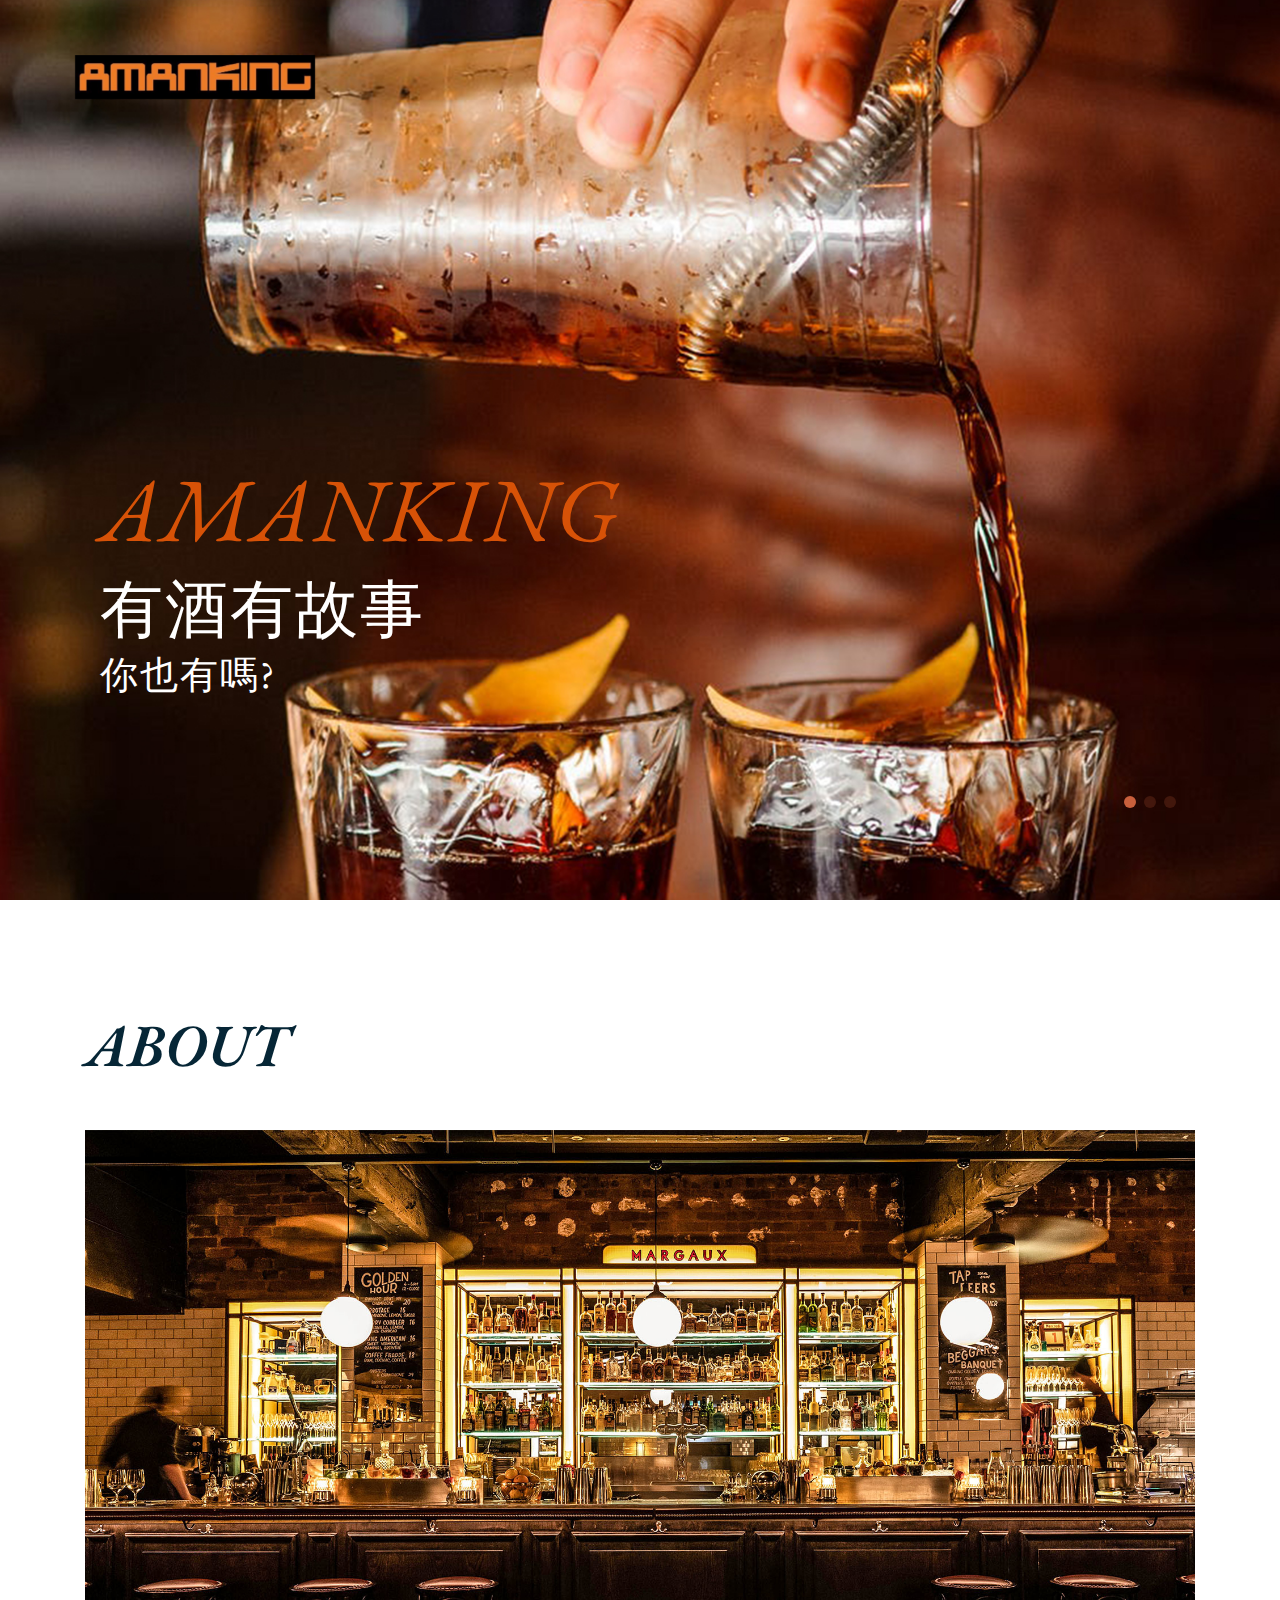
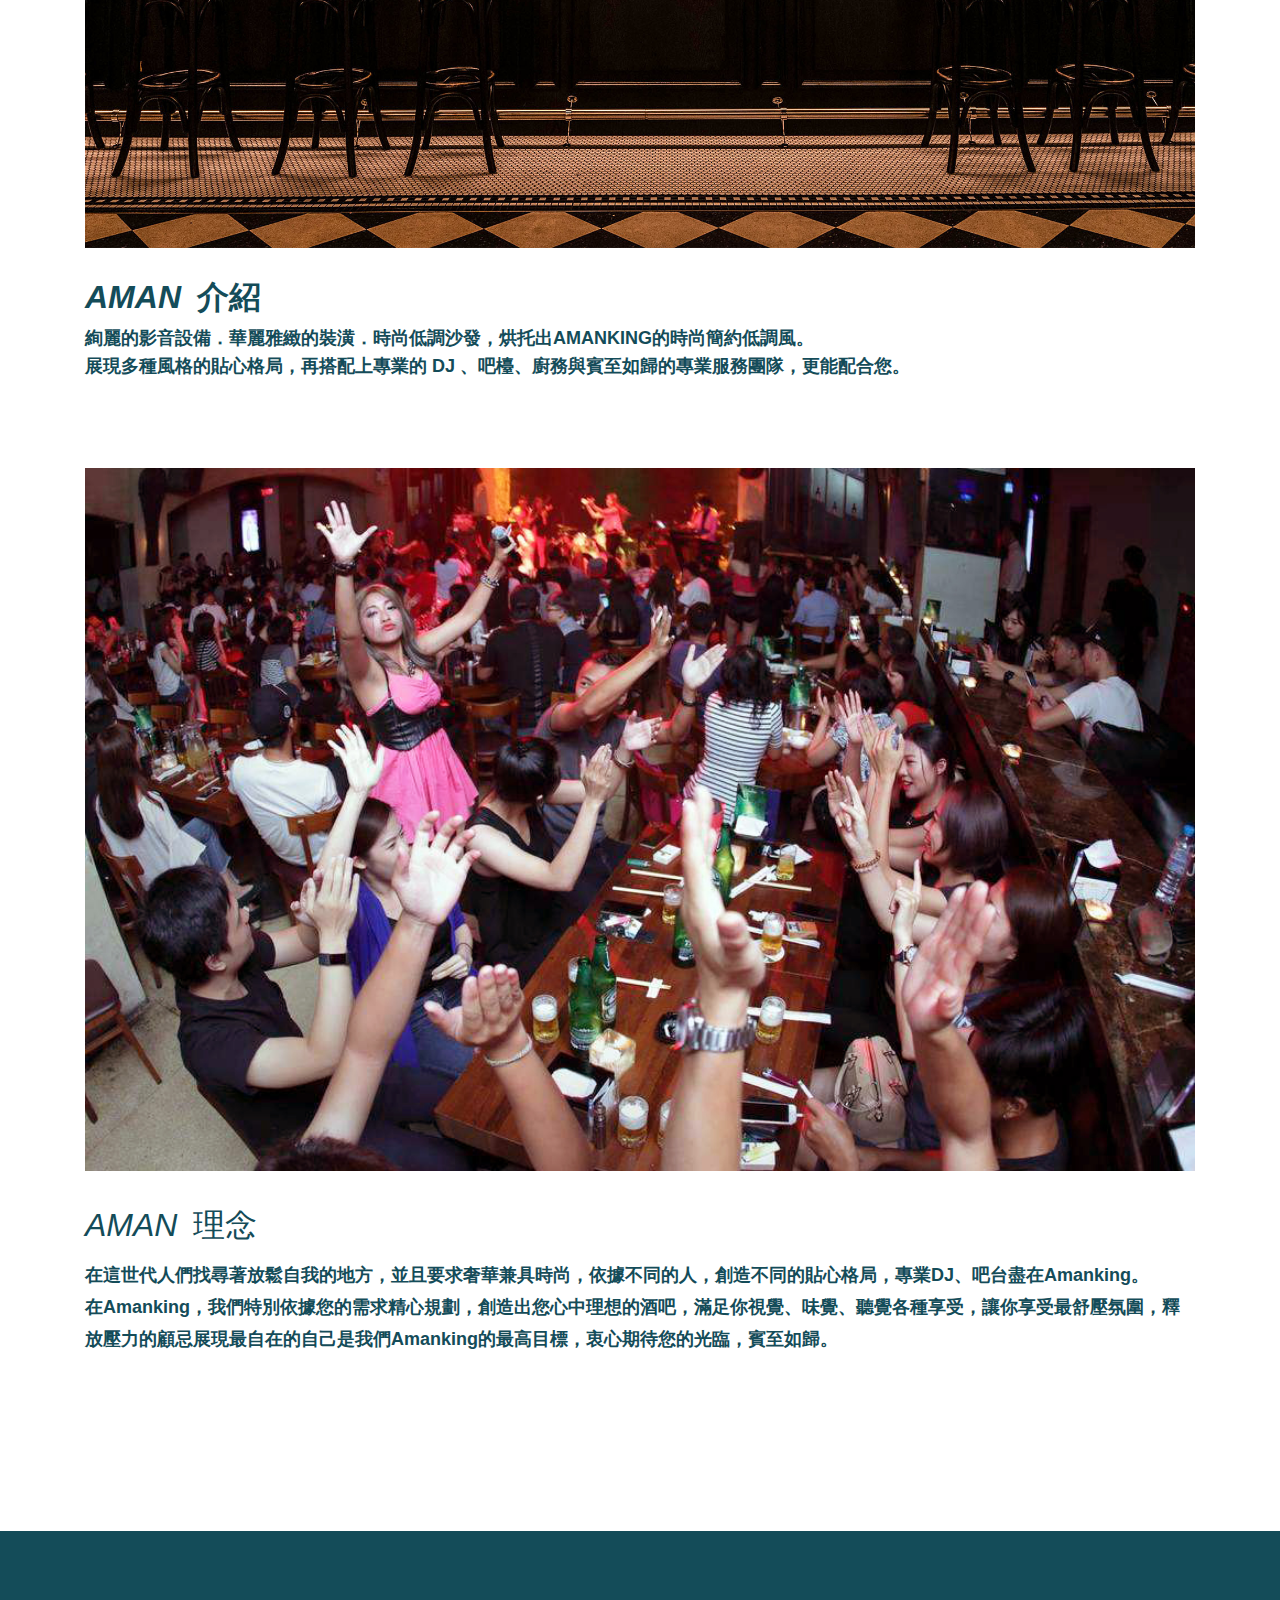
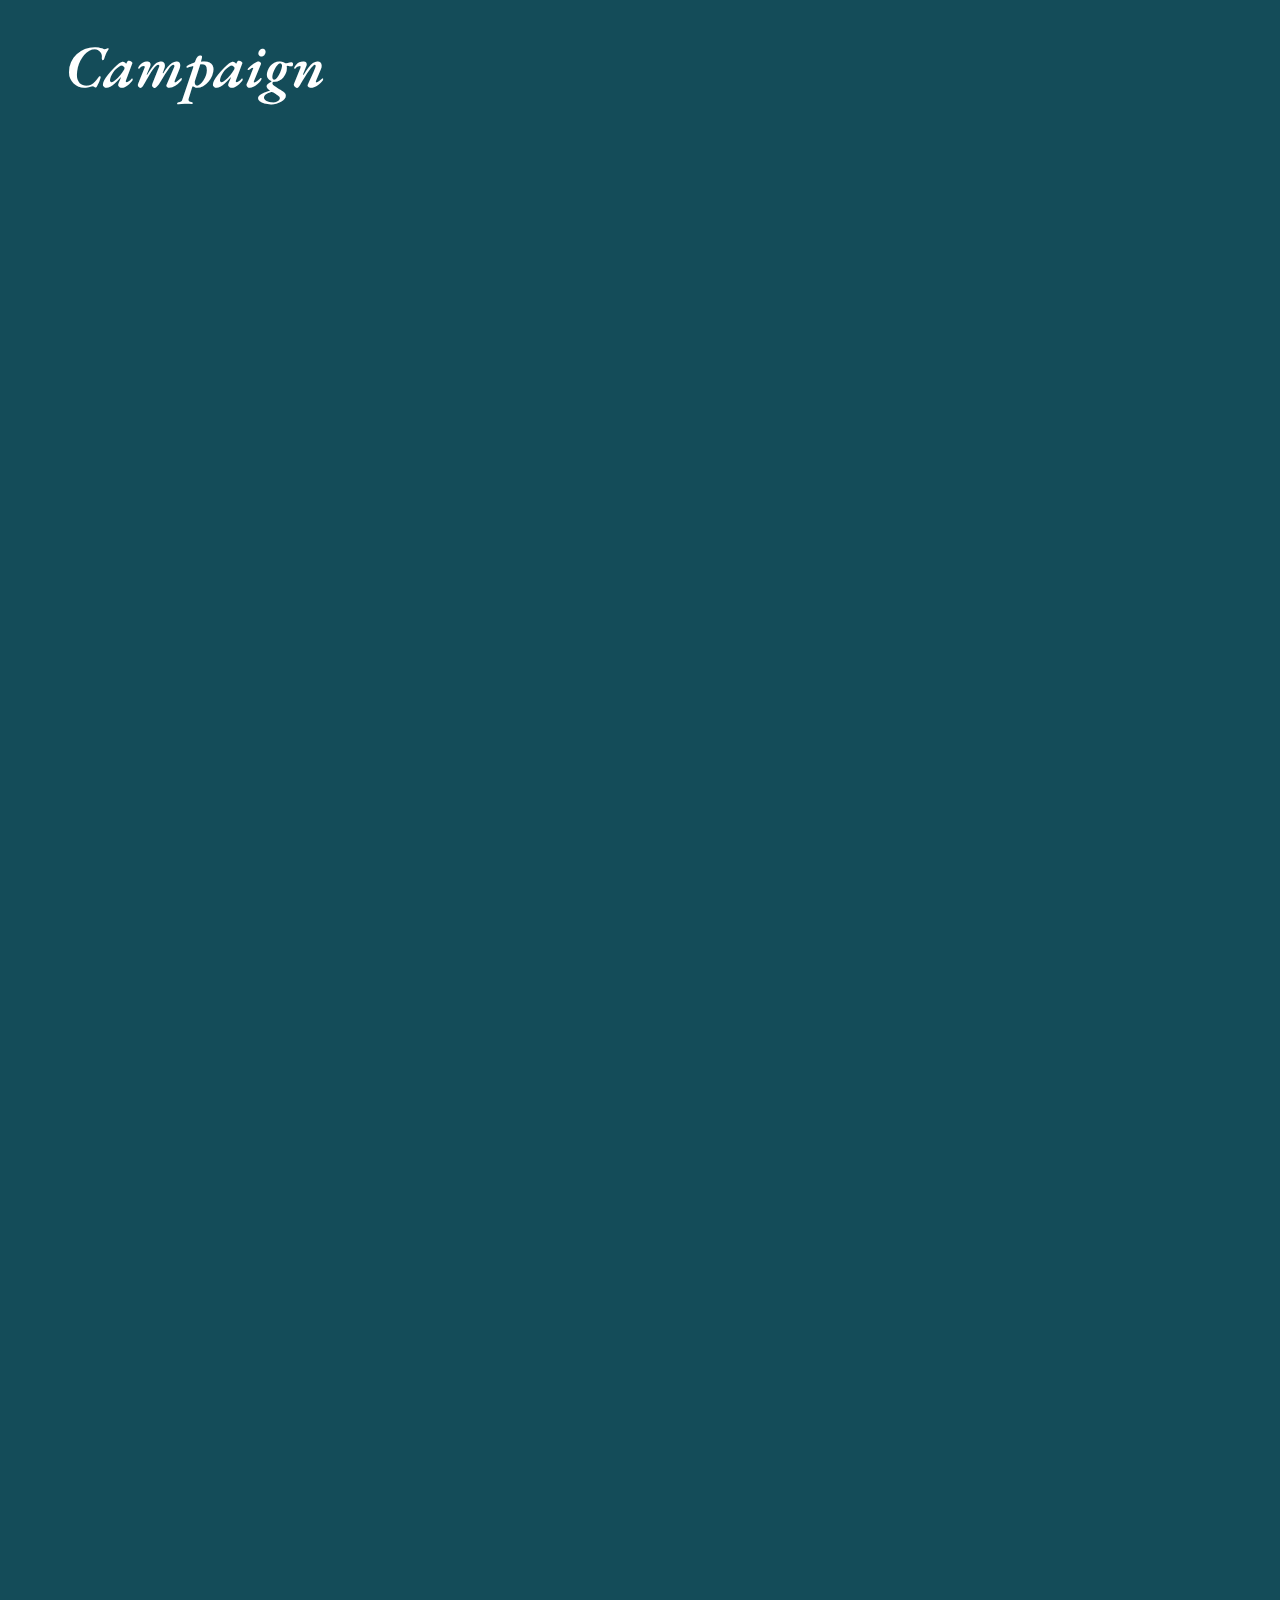
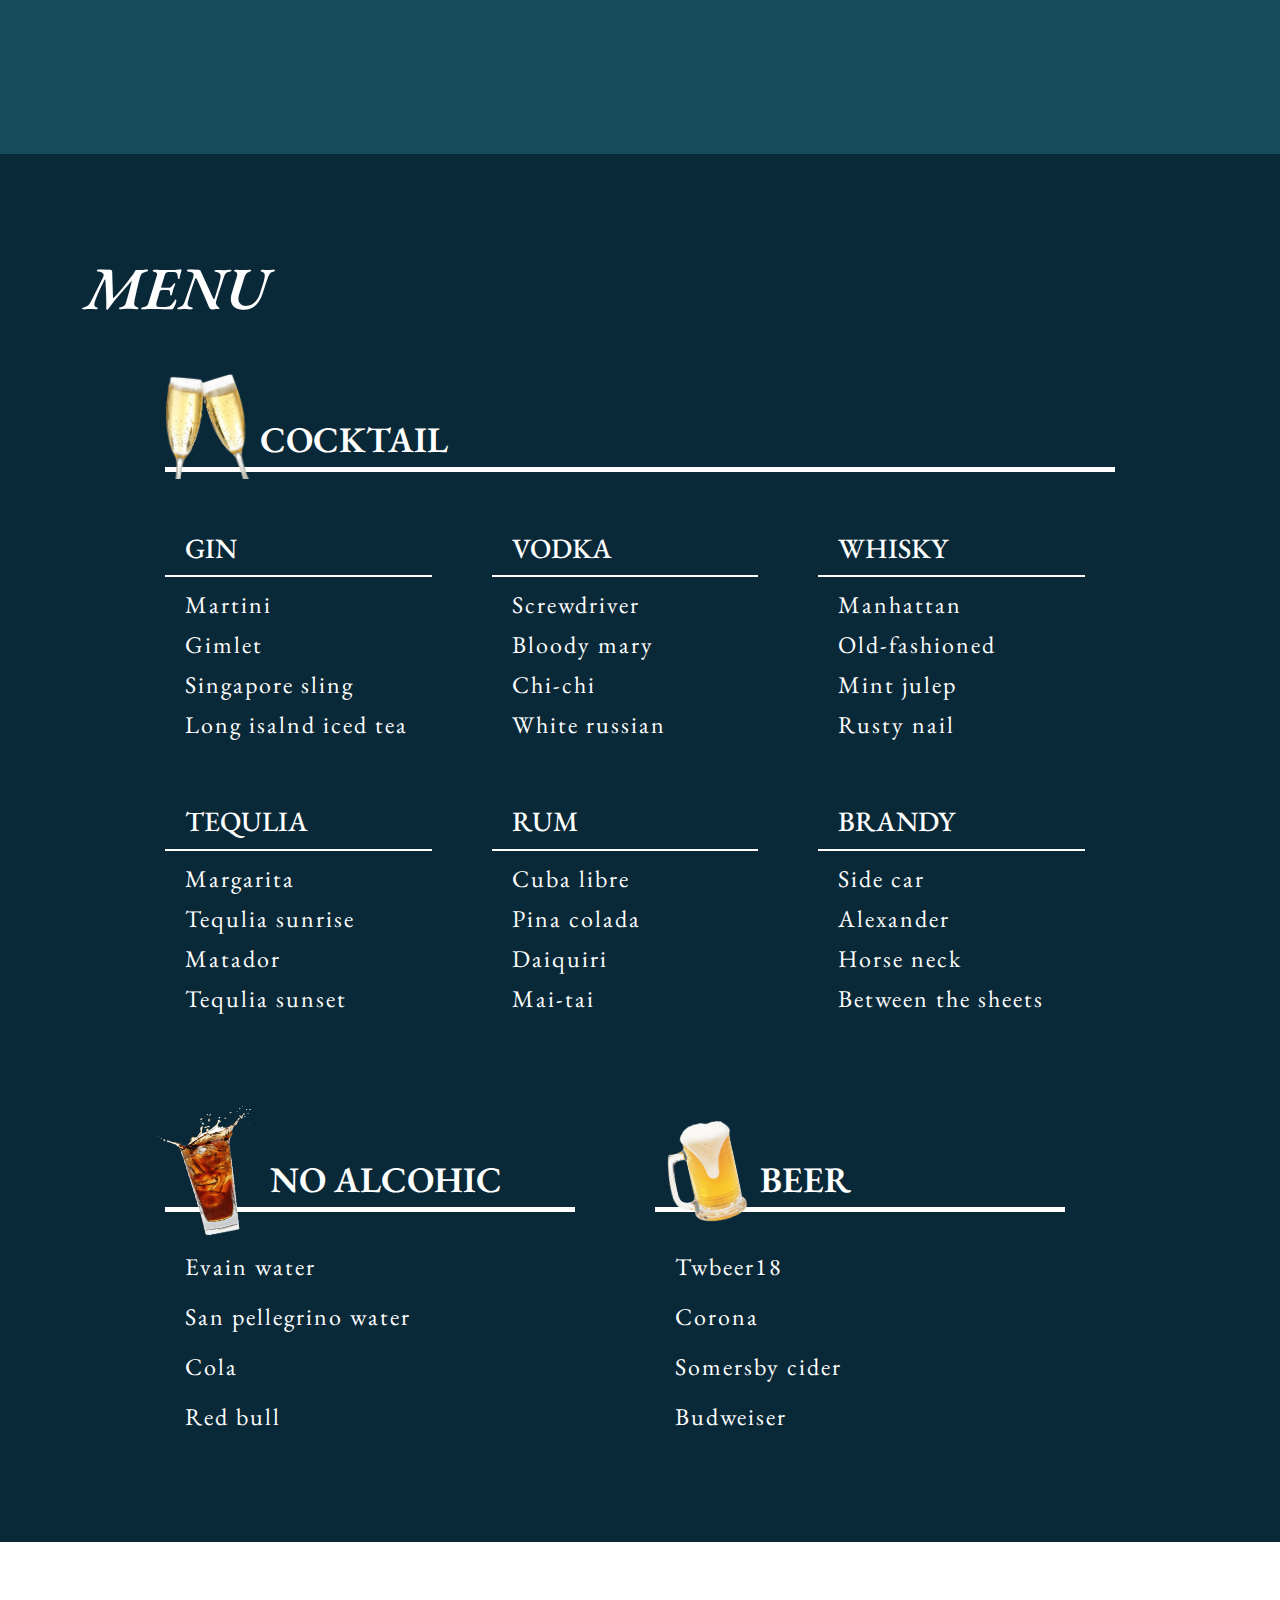
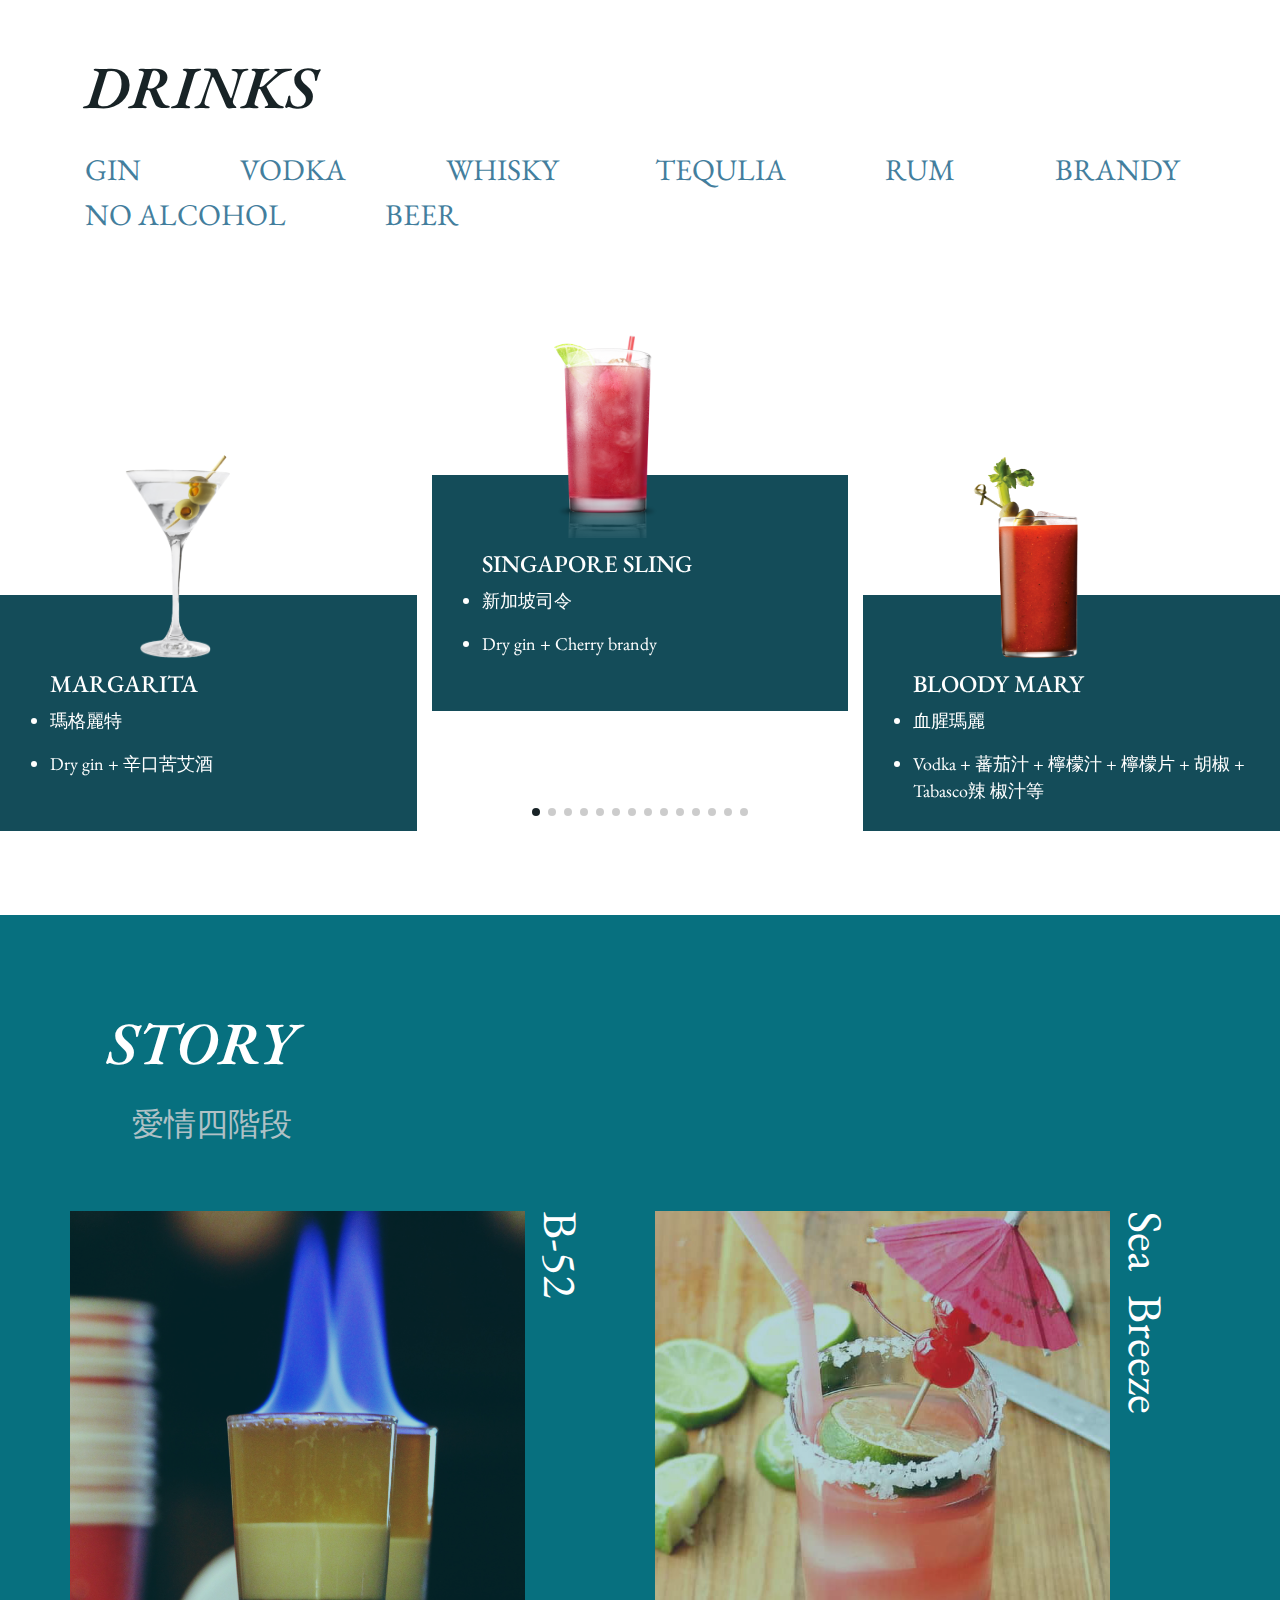
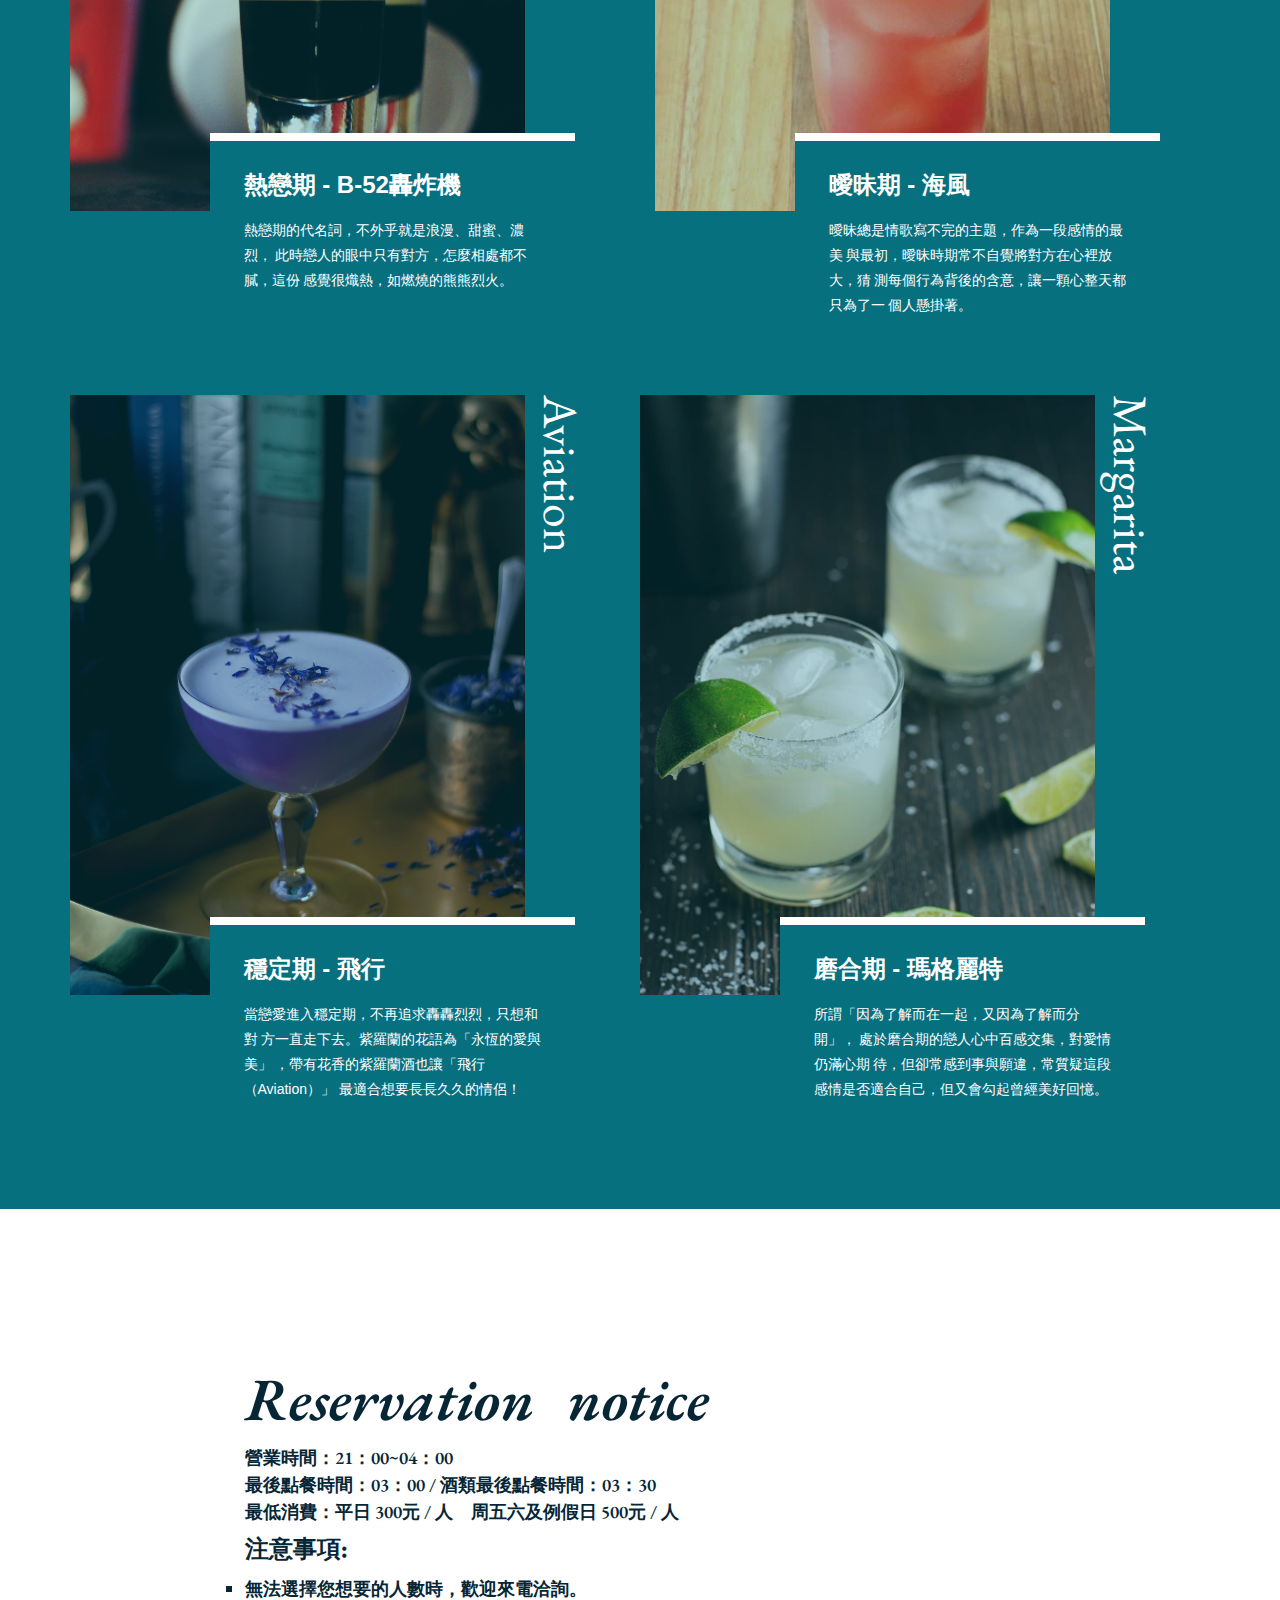
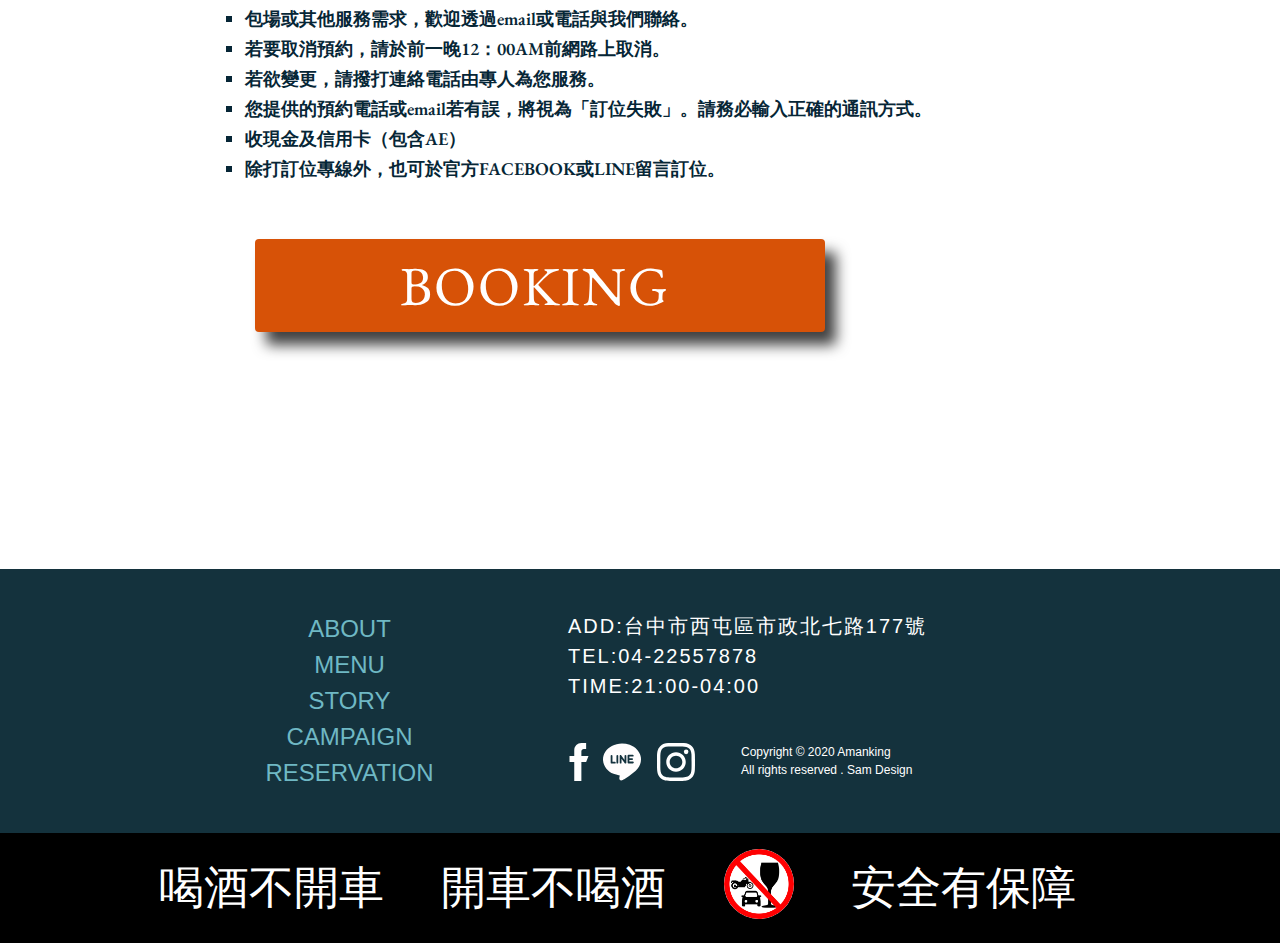
<file: index.html>
<!DOCTYPE html>
<html lang="en">

<head>
    <meta charset="UTF-8">
    <meta name="viewport" content="width=device-width, initial-scale=1.0">
    <title>阿曼王國調酒</title>
    <link rel="stylesheet" href="./css/style.css">

    <!-- swiper -->
    <link rel="stylesheet" href="https://unpkg.com/swiper/swiper-bundle.min.css">

    <!-- gooloe-fonts -->
    <!-- cinzel字體 -->
    <link href="https://fonts.googleapis.com/css2?family=Cinzel:wght@400;500;600;700;800;900&display=swap"
        rel="stylesheet">
    <!-- 中文字體 -->
    <link href="https://fonts.googleapis.com/css2?family=Noto+Sans+TC:wght@100;300;400;500;700;900&display=swap"
        rel="stylesheet">
    <link href="https://fonts.googleapis.com/css2?family=Dancing+Script:wght@400;500;600;700&display=swap"
        rel="stylesheet">

    <!-- Dancing Script -->
    <link
        href="https://fonts.googleapis.com/css2?family=Dancing+Script:wght@400;500;600;700&family=EB+Garamond:ital,wght@0,500;0,600;0,700;0,800;1,500;1,600;1,700;1,800&display=swap"
        rel="stylesheet">

    <!-- bootstrap -->
    <link rel="stylesheet" href="https://stackpath.bootstrapcdn.com/bootstrap/4.5.2/css/bootstrap.min.css"
        integrity="sha384-JcKb8q3iqJ61gNV9KGb8thSsNjpSL0n8PARn9HuZOnIxN0hoP+VmmDGMN5t9UJ0Z" crossorigin="anonymous">

    <!-- font-awesome -->
    <link rel="stylesheet" href="https://pro.fontawesome.com/releases/v5.10.0/css/all.css"
        integrity="sha384-AYmEC3Yw5cVb3ZcuHtOA93w35dYTsvhLPVnYs9eStHfGJvOvKxVfELGroGkvsg+p" crossorigin="anonymous" />

    <!-- aos動畫 -->
    <link href="https://unpkg.com/aos@2.3.1/dist/aos.css" rel="stylesheet">

    <!-- animate.css -->
    <link rel="stylesheet" href="https://cdnjs.cloudflare.com/ajax/libs/animate.css/4.1.1/animate.min.css" />


</head>

<body>

    <div class="header">
        <div class="banner">

            <div class="swiper-container-banner">
                <div class="swiper-wrapper">
                    <div class="swiper-slide">
                        <!-- <img class="center" src="./img/01-頁首/02-banner/已修改的banner/banner-01.jpg" alt=""> -->
                        <div id="banner-firstphoto" class="banner-photo"></div>
                        <div class="banner-text">
                            <I>AMANKING</I>
                            <div class="banner-whitetext">
                                <div>有酒有故事</div>
                                <div id="yesorno">你也有嗎?</div>
                            </div>

                        </div>
                    </div>
                    <div class="swiper-slide">
                        <!-- <img  src="./img/01-頁首/02-banner/已修改的banner/banner-02.jpg" alt=""> -->
                        <div id="banner-secondphoto" class="banner-photo"></div>
                        <div class="banner-text">
                            <I>AMANKING</I>
                            <div class="banner-whitetext">
                                <div>有酒有故事</div>
                                <div id="yesorno">你也有嗎?</div>
                            </div>

                        </div>
                    </div>
                    <div class="swiper-slide">
                        <!-- <img src="./img/01-頁首/02-banner/已修改的banner/banner-03.jpg" alt=""> -->
                        <div id="banner-thirdphoto" class="banner-photo"></div>
                        <div class="banner-text">
                            <I>AMANKING</I>
                            <div class="banner-whitetext">
                                <div>有酒有故事</div>
                                <div id="yesorno">你也有嗎?</div>
                            </div>

                        </div>
                    </div>
                </div>
                <div class="swiper-pagination-banner"></div>

                <!-- 漢堡條進來的navbar -->
                <div class="navbar-list">
                    <div class="rwd-nav ">
                        <!-- display;none控制 裡面放icon-->
                        <div class="nav-a text-decoration-none">
                            <a href="#about" class="text-decoration-none"><i>About</i></a>
                            <a href="#campaign" class="text-decoration-none"><i>Campaign</i></a>
                            <a href="#menu" class="text-decoration-none"><i>Menu</i></a>
                            <a href="#story" class="text-decoration-none"><i>Story</i></a>
                            <a href="#reservation" class="text-decoration-none"><i>Reservation</i></a>
                        </div>
                        <div class="nav-contact">
                            <div class="nav-icon">
                                <a id="facebook" href="https://www.facebook.com/AMANKING.taichung/">
                                    <img src="./img/01-頁首/01-Navbar/facebook.svg" alt="fb">
                                </a>
                                <a id="line" href="https://line.me/R/ti/p/%40fno9339m">
                                    <img src="./img/01-頁首/01-Navbar/chat.svg" alt="line">
                                </a>
                                <a id="instagram" href="https://www.instagram.com/amanking22557878/">
                                    <img src="./img/01-頁首/01-Navbar/instagram-sketched.svg" alt="ig">
                                </a>
                            </div>
                        </div>
                    </div>
                </div>
            </div>

            <div class="navbar-banner">
                <div id="logo" class="nav-logo">
                    <!-- <img src="./img/01-頁首/01-Navbar/logo.jpg" alt=""> -->
                </div>
                <div class="navbar-all">
                    <!-- <button type="button" class="btn btn-light"><i class="fas fa-bars"></i></button> -->
                    <!-- display;none控制 -->
                    <div class="container-nav ">
                        <!-- display;none控制 裡面放icon-->
                        <div class="nav-a text-decoration-none">
                            <a href="#about" class="text-decoration-none  Underline From Left">About</a>
                            <a href="#campaign" class="text-decoration-none">Campaign</a>
                            <a href="#menu" class="text-decoration-none">Menu</a>
                            <a href="#story" class="text-decoration-none">Story</a>
                            <a href="#reservation" class="text-decoration-none">Reservation</a>
                        </div>
                    </div>
                    <div class="nav-contact">
                        <div class="nav-icon">
                            <a id="facebook" href="https://www.facebook.com/AMANKING.taichung/">
                                <img src="./img/01-頁首/01-Navbar/facebook.svg" alt="">
                            </a>
                            <a id="line" href="https://line.me/R/ti/p/%40fno9339m">
                                <img src="./img/01-頁首/01-Navbar/chat.svg" alt="">
                            </a>
                            <a id="instagram" href="https://www.instagram.com/amanking22557878/">
                                <img src="./img/01-頁首/01-Navbar/instagram-sketched.svg" alt="">
                            </a>
                        </div>
                    </div>
                    <!-- 漢堡條 -->
                    <a class="rwd-navbar" href="#"><i class="fas fa-bars rwd-icon" onclick="showNavBar()"></i></a>

                </div>
            </div>
        </div>
    </div>



    <div id="about" class="about-content">
        <div class="container">
            <div class="title"><i>ABOUT</i></div>
            <div class="aman-about">
                <div class="aman-introduction">
                    <h2><i>AMAN</i>&ensp;介紹</h2>

                    <li class="
                        list-style-type:none;">絢麗的影音設備．華麗雅緻的裝潢．時尚低調沙發，烘托出AMANKING的時尚簡約低調風。</li>
                    <li>展現多種風格的貼心格局，再搭配上專業的 DJ 、吧檯、廚務與賓至如歸的專業服務團隊，更能配合您。</li>

                </div>
                <div class="aman-picture"> 
                    <img src="./img/02-關於aman/01-aman環境介紹/image.jpg" alt="">
                </div>
            </div>
            <div class="aman-idea">
                <img src="./img/02-關於aman/02-aman理念/放鬆做自己.jpg" alt="">
                <div class="aman-idea-text">
                    <h2><i>AMAN</i>&ensp;理念</h2>

                    <li>在這世代人們找尋著放鬆自我的地方，並且要求奢華兼具時尚，依據不同的人，創造不同的貼心格局，專業DJ、吧台盡在Amanking。</li>
                    <li>在Amanking，我們特別依據您的需求精心規劃，創造出您心中理想的酒吧，滿足你視覺、味覺、聽覺各種享受，讓你享受最舒壓氛圍，釋放壓力的顧忌展現最自在的自己是我們Amanking的最高目標，衷心期待您的光臨，賓至如歸。
                    </li>

                </div>
            </div>
        </div>
    </div>

    <!-- 1.要解決img變成背景圖片否則rwd時會變小 為何突變成背景圖都會壞掉 -->
    <!-- 2.日期要更自然 右邊的年月要如何靠更近 -->
    <!-- 3.campaign-text這樣就好? 還是1 3 center 但為何不能使用nth -->
    <div id="campaign" class="campaign-content">
        <div id="campaign-title" class="title">
            <i>Campaign</i></div>
        <div class="container">

            <div class="row">
                <div class="col-md-6 ">
                    <div id="love" class="campaign-pic-box" data-aos="fade-right">
                        <img src="./img/03-aman服務/近期活動/邱比特幫助妳找到真愛.jpg" alt="">
                    </div>
                </div>
                <div class="col-md-6">
                    <div class="campaign-box">
                        <div class="campaign-text " data-aos="fade-left">
                            <div class="text-day">
                                <h1>24</h1>2020<br>Oct
                            </div>
                            <div class="text-context">
                                <h5>邱比特幫你找真愛 (暢飲日)</h5>
                                10/24(六) 來邱比特幫你找真愛苦苦等待機會，不如今晚主動出擊！
                                丘比特準備好了！期待今晚你的現身～
                                當晚將會有火熱的配對遊戲，
                                從陌生到近距離的接觸來電五十今晚你會...
                                <br>
                                <br>
                                <br>
                                <a href="#add" class="text-decoration-none">MORE.....</a>
                            </div>
                        </div>
                    </div>
                </div>
            </div>
            <div id="singer" class="row">
                <div class="col-sm-6 order-1 order-md-0">
                    <div class="campaign-box">
                        <div class="campaign-text" data-aos="fade-left">
                            <div class="text-day">
                                <h1>08</h1>2020<br>DEM
                            </div>
                            <div class="text-context">
                                <h5>陳勢安來駐唱</h5>
                                如果妳/你的孤單只是習慣，一直把妳鎖起來實在太不應該。
                                陳勢安來帶你走出悲傷世界。
                                陳勢兒今晚將來終結妳的無聊孤單，讓我們一起跳到月球表面，塔布所有人陪妳終結...
                                <br>
                                <br>
                                <br>
                                <a href="" class="text-decoration-none">MORE.....</a>
                            </div>
                        </div>
                    </div>
                </div>
                <div class="col-md-6">
                    <div class="campaign-pic-box" data-aos="fade-right">
                        <img w-md-100 src="./img/03-aman服務/近期活動/b15.jpg" alt="">
                    </div>
                </div>
            </div>
            <div id="DJ" class="row">
                <div class="col-md-6">
                    <div class="campaign-pic-box" data-aos="fade-right">
                        <img w-100 src="./img/03-aman服務/近期活動/DJ.jpg" alt="">
                    </div>
                </div>
                <div class="col-md-6">
                    <div class="campaign-box">
                        <div class="campaign-text" data-aos="fade-left">
                            <div class="text-day">
                                <h1>09</h1>2021<br>JAN
                            </div>
                            <div class="text-context">
                                <h5>超級電音趴嗨起來 (暢飲日)</h5>
                                經歷了上千種夜店活動，是不是已經不想再參加了無新的派對了呢？
                                這次將舉辦一場，超級電音派對 ，準備好在阿曼舞台上體驗低音, 鼓和低音, 硬風格和舞台的高能量和動蕩的聲音..
                                <br>
                                <br>
                                <br>
                                <a href="" class="text-decoration-none">MORE.....</a>
                            </div>
                        </div>
                    </div>
                </div>
            </div>
            <div id="dontworry" class="row">
                <div class="col-sm-6 order-1 order-md-0">
                    <div class="campaign-box">
                        <div class="campaign-text" data-aos="fade-left">
                            <div class="text-day">
                                <h1>28</h1>2020<br>Oct
                            </div>
                            <div class="text-context">
                                <h5>壓力大解放 煩惱通通丟掉</h5>
                                妳擅長在寂靜無聲、情緒交織的黑暗中思考、日間休息，晚間活躍嗎？
                                那正好，妳跟我一樣
                                在整場閃爍的黑暗中，妳不需要任何理由
                                盡情享受，做妳自己。
                                <br>
                                <br>
                                <br>
                                <a href="#" class="text-decoration-none">MORE.....</a>
                            </div>
                        </div>
                    </div>
                </div>
                <div class="col-md-6">
                    <div class="campaign-pic-box" data-aos="fade-right">
                        <img w-100 src="./img/03-aman服務/近期活動/抽菸喝酒食道癌.jpg" alt="">
                    </div>
                </div>
            </div>

        </div>
    </div>

    </div>

    <div id="menu" class="menu">
        <div class="container">
            <div class="menu-title"><i>MENU</i></div>
        </div>
        <div class="container">
            <div class="menu-list-subtitle">
                <img src="./img/04-aman-menu/01-主要的表格餐酒種類/cocktail.png" alt="">
                <div class="subtitle-text">COCKTAIL</div>
            </div>
            <div class="menu-content">
                <div class="cocktail-menu">
                    <div class="row">
                        <div class="col-sm">
                            <h3 id="gin">GIN</h3>
                            <li>Martini</li>
                            <li>Gimlet</li>
                            <li>Singapore sling</li>
                            <li>Long isalnd iced tea</li>
                        </div>
                        <div class="col-sm">
                            <h3>VODKA</h3>
                            <li>Screwdriver</li>
                            <li>Bloody mary</li>
                            <li>Chi-chi</li>
                            <li>White russian</li>
                        </div>
                        <div class="col-sm">
                            <h3>WHISKY</h3>
                            <li>Manhattan</li>
                            <li>Old-fashioned</li>
                            <li>Mint julep</li>
                            <li>Rusty nail</li>
                        </div>
                    </div>
                    <div class="row">
                        <div class="col-sm">
                            <h3>TEQULIA</h3>
                            <li>Margarita</li>
                            <li>Tequlia sunrise</li>
                            <li>Matador</li>
                            <li>Tequlia sunset</li>
                        </div>
                        <div class="col-sm">
                            <h3>RUM</h3>
                            <li>Cuba libre</li>
                            <li>Pina colada</li>
                            <li>Daiquiri</li>
                            <li>Mai-tai</li>
                        </div>
                        <div class="col-sm">
                            <h3>BRANDY</h3>
                            <li>Side car</li>
                            <li>Alexander</li>
                            <li>Horse neck</li>
                            <li>Between the sheets</li>
                        </div>
                    </div>
                </div>
                <div class="otherdrinks-menu">
                    <div class="row">
                        <div class="col-sm">
                            <img src="./img/04-aman-menu/01-主要的表格餐酒種類/non alcohoic.png" alt="">
                            <div class="otherdrinks-title">NO ALCOHIC</div>
                            <div class="other-list">
                                <li>Evain water</li>
                                <li>San pellegrino water</li>
                                <li>Cola</li>
                                <li>Red bull</li>
                            </div>

                        </div>
                        <div id="beer" class="col-sm">
                            <img src="./img/04-aman-menu/01-主要的表格餐酒種類/beer.png" alt="">
                            <div class="otherdrinks-title">BEER</div>
                            <div class="other-list">
                                <li>Twbeer18</li>
                                <li>Corona</li>
                                <li>Somersby cider</li>
                                <li>Budweiser</li>
                            </div>

                        </div>
                    </div>
                </div>
            </div>
        </div>
    </div>


    <div class="menu-swiper-content">
        <div class="container">
            <div class="menu-swiper-title"><i>DRINKS</i></div>
            <div class="menu-swiper-list">
                <div class="row">
                    <div class="col-sm">
                        <!-- 要如何讓這些字互相有間距 除了paddingmargin跟&ensp; -->
                        <div id="menu-swiper-list-flrst"></div>
                        <a href="#" class="text-decoration-none">GIN</a>
                        <a href="#" class="text-decoration-none">VODKA</a>
                        <a href="#" class="text-decoration-none">WHISKY</a>
                    </div>
                    <div class="col-sm">
                        <a href="#" class="text-decoration-none">TEQULIA</a>
                        <a href="#" class="text-decoration-none">RUM</a>
                        <a href="#" class="text-decoration-none">BRANDY</a>
                    </div>
                </div>
                <div class="row">
                    <div class="col-sm">
                        <div id="menu-swiper-list-second"></div>
                        <a href="#r" class="text-decoration-none">NO ALCOHOL</a>
                        <a href="#" class="text-decoration-none">BEER</a>
                    </div>
                </div>
            </div>
        </div>
        <div class="menu-swiper">
            <div class="swiper-container">
                <div class="swiper-wrapper">
                    <!-- gin -->
                    <div class="swiper-slide old-content">
                        <div class="swiper-content old-number">
                            <div class="old-swiper-img">
                                <img class="oldnumber-img" src="./img/04-aman-menu/02-調酒/01-gin/martini.png" alt="">
                            </div>
                            <div class="swiper-whitebox">
                            </div>
                            <div class="swiper-bluebox">
                                <h4>MARGARITA</h4>
                                <li>瑪格麗特</li>
                                <p>
                                    <li>Dry gin + 辛口苦艾酒</li>
                            </div>
                        </div>
                    </div>
                    <div class="swiper-slide">
                        <div class="swiper-content even-content">
                            <img class="evennumber-img" src="./img/04-aman-menu/02-調酒/01-gin/singapore sling.png"
                                alt="">
                            <div class="swiper-whitebox">
                            </div>
                            <div class="swiper-bluebox">
                                <h4>SINGAPORE SLING </h4>
                                <li>新加坡司令</li>
                                <p>
                                    <li>Dry gin + Cherry brandy</li>
                            </div>
                        </div>
                    </div>
                    <!-- vodka -->
                    <div class="swiper-slide old-content">
                        <div class="swiper-content old-number">
                            <div class="old-swiper-img">
                                <img id="bloodymary" class="oldnumber-img"
                                    src="./img/04-aman-menu/02-調酒/02-vodka/bloody mary.png" alt="">
                                <div class="swiper-whitebox">
                                </div>
                                <div class="swiper-bluebox">
                                    <h4>BLOODY MARY</h4>
                                    <li>血腥瑪麗</li>
                                    <p>
                                        <li>Vodka + 蕃茄汁 + 檸檬汁 +
                                            檸檬片 + 胡椒 + Tabasco辣
                                            椒汁等
                                        </li>
                                </div>
                            </div>
                        </div>
                    </div>
                    <div class="swiper-slide">
                        <div class="swiper-content even-content">
                            <img class="evennumber-img" src="./img/04-aman-menu/02-調酒/02-vodka/white russian.png"
                                alt="">
                            <div class="swiper-whitebox">
                            </div>
                            <div class="swiper-bluebox">
                                <h4>WHITE RUSSIAN</h4>
                                <li>白色俄羅斯</li>
                                <p>
                                    <li>Vodka + Coffee liquer + Fresh creame
                                    </li>
                            </div>
                        </div>
                    </div>
                    <!-- whisky -->
                    <div class="swiper-slide old-content">
                        <div class="swiper-content old-number">
                            <div class="old-swiper-img">
                                <img id="manhattan" class="oldnumber-img"
                                    src="./img/04-aman-menu/02-調酒/03-whisky/Manhattan.png" alt="">
                                <div class="swiper-whitebox">
                                </div>
                                <div class="swiper-bluebox">
                                    <h4>MANHATTAN</h4>
                                    <li>曼哈頓</li>
                                    <p>
                                        <li>Rye whisky + Sweet vermouth + Angostura bitters
                                        </li>
                                </div>
                            </div>
                        </div>
                    </div>
                    <div class="swiper-slide">
                        <div class="swiper-content even-content">
                            <img id="mintjulep" class="evennumber-img"
                                src="./img/04-aman-menu/02-調酒/03-whisky/mint julep.png" alt="">
                            <div class="swiper-whitebox">
                            </div>
                            <div class="swiper-bluebox">
                                <h5>MINT JULEP</h5>
                                <li>薄荷冰酒</li>
                                <p>
                                    <li>波本威士忌bourbon + 薄荷葉
                                    </li>
                            </div>
                        </div>
                    </div>
                    <!-- tequlia -->
                    <div class="swiper-slide old-content">
                        <div class="swiper-content old-number">
                            <div class="old-swiper-img">
                                <img id="sunrise" class="oldnumber-img"
                                    src="./img/04-aman-menu/02-調酒/04tequlia/tequila-sunrise.png" alt="">
                                <div class="swiper-whitebox">
                                </div>
                                <div class="swiper-bluebox">
                                    <h4>TEQULIA SUNRISE</h4>
                                    <li>龍舌蘭日出</li>
                                    <p>
                                        <li>Tequlia + 柳橙汁 + 紅石
                                            榴糖漿 + 柳橙片
                                        </li>
                                </div>
                            </div>
                        </div>
                    </div>
                    <div class="swiper-slide">
                        <div class="swiper-content even-content">
                            <img id="matador" class="evennumber-img"
                                src="./img/04-aman-menu/02-調酒/04tequlia/Matador.png" alt="">
                            <div class="swiper-whitebox">
                            </div>
                            <div class="swiper-bluebox">
                                <h4>MATADOR</h4>
                                <li>鬥牛士</li>
                                <p>
                                    <li>Tequlia + 鳳梨汁 + Lime juice
                                    </li>
                            </div>
                        </div>
                    </div>
                    <!-- rum -->
                    <div class="swiper-slide old-content">
                        <div class="swiper-content old-number">
                            <div class="old-swiper-img">
                                <img class="oldnumber-img" src="./img/04-aman-menu/02-調酒/05-rum/cuba libre.png" alt="">
                                <div class="swiper-whitebox">
                                </div>
                                <div class="swiper-bluebox">
                                    <h4>CUBA-LIBRE</h4>
                                    <li>自由古巴</li>
                                    <p>
                                        <li>Light rum無色萊姆酒 + Lime juice + 可樂
                                        </li>
                                </div>
                            </div>
                        </div>
                    </div>
                    <div class="swiper-slide">
                        <div class="swiper-content even-content">
                            <img class="evennumber-img" src="./img/04-aman-menu/02-調酒/05-rum/pina colada.png" alt="">
                            <div class="swiper-whitebox">
                            </div>
                            <div class="swiper-bluebox">
                                <h4>PINA COLADA</h4>
                                <li>鳳梨園</li>
                                <p>
                                    <li>無色蘭姆酒Light rum + 鳳梨汁 +
                                        椰奶coconut cream + 紅櫻
                                    </li>
                            </div>
                        </div>
                    </div>
                    <!-- brandy -->
                    <div class="swiper-slide old-content">
                        <div class="swiper-content old-number">
                            <div class="old-swiper-img">
                                <img class="oldnumber-img" src="./img/04-aman-menu/02-調酒/06-brandy/Alexander.png"
                                    alt="">
                                <div class="swiper-whitebox">
                                </div>
                                <div class="swiper-bluebox">
                                    <h4>ALEXANDER</h4>
                                    <li>亞歷山大</li>
                                    <p>
                                        <li>Brandy + 棕色可可酒 + 鮮奶油
                                        </li>
                                </div>
                            </div>
                        </div>
                    </div>
                    <div class="swiper-slide">
                        <div class="swiper-content even-content">
                            <img class="evennumber-img" src="./img/04-aman-menu/02-調酒/06-brandy/Horse neck.png" alt="">
                            <div class="swiper-whitebox">
                            </div>
                            <div class="swiper-bluebox">
                                <h5>HORSE NECK</h5>
                                <li>馬頸</li>
                                <p>
                                    <li>Brandy + 薑汁汽水Gingerale + 檸檬皮
                                    </li>
                            </div>
                        </div>
                    </div>
                    <!-- noalcohic -->
                    <div class="swiper-slide old-content">
                        <div class="swiper-content old-number">
                            <div class="old-swiper-img">
                                <img class="oldnumber-img" src="./img/04-aman-menu/03-無酒精飲料/cola.png" alt="">
                                <div class="swiper-whitebox">
                                </div>
                                <div class="swiper-bluebox other-bluebox">
                                    <h5>COLA</h5>
                                    <li>可樂</li>
                                </div>
                            </div>
                        </div>
                    </div>
                    <div class="swiper-slide">
                        <div class="swiper-content even-content">
                            <img id="redbull" class="evennumber-img" src="./img/04-aman-menu/03-無酒精飲料/紅牛.png" alt="">
                            <div class="swiper-whitebox">
                            </div>
                            <div class="swiper-bluebox other-bluebox">
                                <h4>REDBULL</h4>
                                <li>紅牛</li>
                            </div>
                        </div>
                    </div>
                    <!-- beer -->
                    <div class="swiper-slide old-content">
                        <div class="swiper-content old-number">
                            <div class="old-swiper-img">
                                <img id="tw18beer" class="oldnumber-img" src="./img/04-aman-menu/04-beer/18生啤.png"
                                    alt="">
                                <div class="swiper-whitebox">
                                </div>
                                <div class="swiper-bluebox other-bluebox">
                                    <h4>TW18-BBER</h4>
                                    <li>台灣18生啤</li>
                                </div>
                            </div>
                        </div>
                    </div>
                    <div class="swiper-slide">
                        <div class="swiper-content even-content">
                            <img id="corona" class="evennumber-img" src="./img/04-aman-menu/04-beer/可樂娜.png" alt="">
                            <div class="swiper-whitebox">
                            </div>
                            <div class="swiper-bluebox other-bluebox">
                                <h5>CORONA</h5>
                                <li>可樂娜</li>
                            </div>
                        </div>
                    </div>
                </div>
                <!-- Add Arrows -->
                <!-- <div class="swiper-button-next"></div>
                <div class="swiper-button-prev"></div> -->
                <!-- Add Pagination -->
                <div class="swiper-pagination"></div>
            </div>
        </div>
    </div>



    <div id="story" class="story">
        <div class="container">
            <div class="en-title"><i>STORY</i></div>
            <div class="ch-title">
                <h2><span>愛情四階段</span></h2>
            </div>
            <div class="content">
                <div class="row">
                    <div id="b-52" class="col-lg-6">
                        <div class="story-format">
                            <div class="story-content-l ">
                                <div id="b52-img" class="story-img"></div>
                                <div class="story-text">
                                    <h4><b>熱戀期 - B-52轟炸機</b></h4>
                                    熱戀期的代名詞，不外乎就是浪漫、甜蜜、濃烈，
                                    此時戀人的眼中只有對方，怎麼相處都不膩，這份
                                    感覺很熾熱，如燃燒的熊熊烈火。
                                </div>
                            </div>
                            <div class="stroy-content-r">B-52</div>
                        </div>
                    </div>
                    <div id="sea-breeze" class="col-lg-6">
                        <div class="story-format">
                            <div class="story-content-l">
                                <div id="seabreeze-img" class="story-img"></div>
                                <div class="story-text">
                                    <h4><b>曖昧期 - 海風</b></h4>
                                    曖昧總是情歌寫不完的主題，作為一段感情的最美
                                    與最初，曖昧時期常不自覺將對方在心裡放大，猜
                                    測每個行為背後的含意，讓一顆心整天都只為了一
                                    個人懸掛著。
                                </div>
                            </div>
                            <div class="stroy-content-r">Sea&ensp;Breeze</div>
                        </div>
                    </div>
                </div>
                <div class="row">
                    <div id="aviation" class="col-lg-6">
                        <div class="story-format">
                            <div class="story-content-l">
                                <div id="aviation-img" class="story-img"></div>
                                <div class="story-text">
                                    <h4><b>穩定期 - 飛行</b></h4>
                                    當戀愛進入穩定期，不再追求轟轟烈烈，只想和對
                                    方一直走下去。紫羅蘭的花語為「永恆的愛與美」
                                    ，帶有花香的紫羅蘭酒也讓「飛行（Aviation）」
                                    最適合想要長長久久的情侶！
                                </div>
                            </div>
                            <div class="stroy-content-r">Aviation</div>
                        </div>
                    </div>
                    <div id="margarita" class="col-lg-6">
                        <div class="story-format">
                            <div class="story-content-l">
                                <div id="margarita-img" class="story-img"></div>
                                <div class="story-text">
                                    <h4><b>磨合期 - 瑪格麗特</b> </h4>
                                    所謂「因為了解而在一起，又因為了解而分開」，
                                    處於磨合期的戀人心中百感交集，對愛情仍滿心期
                                    待，但卻常感到事與願違，常質疑這段感情是否適合自己，但又會勾起曾經美好回憶。
                                </div>
                            </div>
                            <div class="stroy-content-r">Margarita</div>
                        </div>
                    </div>

                </div>

            </div>
        </div>
    </div>




    <div id="reservation" class="reservation">
        <div class="reservation-pic">
            <div class="reservation-textbox">
                <div class="title"><i>Reservation&ensp;notice</i>
                    <li>營業時間：21：00~04：00</li>
                    <li>最後點餐時間：03：00 / 酒類最後點餐時間：03：30</li>
                    <li>最低消費：平日 300元 / 人　周五六及例假日 500元 / 人</li>
                    <div class="attention">
                        <h4>注意事項:<h4>
                                <span></span>
                                <li>無法選擇您想要的人數時，歡迎來電洽詢。</li>
                                <li>包場或其他服務需求，歡迎透過email或電話與我們聯絡。</li>
                                <li>若要取消預約，請於前一晚12：00AM前網路上取消。</li>
                                <li>若欲變更，請撥打連絡電話由專人為您服務。</li>
                                <li>您提供的預約電話或email若有誤，將視為「訂位失敗」。請務必輸入正確的通訊方式。</li>
                                <li>收現金及信用卡（包含AE）</li>
                                <li>除打訂位專線外，也可於官方FACEBOOK或LINE留言訂位。</li>
                                </ul>
                    </div>

                </div>
            </div>
            <a id="bookingbtn" href="">
                <button class=" btn animate__animated animate__shakeX animate__delay-5s" type="submit">BOOKING
                    <i class="fas fa-angle-double-right"></i>
                </button>
            </a>
        </div>
    </div>


    <div class="footer">
        <div class="footer-text container">
            <div class="row">
                <div class="col-sm-6 col-md-5">
                    <div class="footer-nav">
                        <a href="#about" class="text-decoration-none">
                            <li>ABOUT</li>
                        </a>
                        <a href="#menu" class="text-decoration-none">
                            <li>MENU</li>
                        </a>
                        <a href="#story" class="text-decoration-none">
                            <li>STORY</li>
                        </a>
                        <a href="#campaign" class="text-decoration-none">
                            <li>CAMPAIGN</li>
                        </a>
                        <a href="#reservation" class="text-decoration-none">
                            <li>RESERVATION</li>
                        </a>
                    </div>
                </div>
                <div id="footer-information" class="col-sm-6 col-md-7">
                    <div class="footer-contact">
                        <li>ADD:台中市西屯區市政北七路177號</li>
                        <li>TEL:04-22557878</li>
                        <li>TIME:21:00-04:00</li>
                    </div>
                    <div class="footer-icon">
                        <a href="https://www.facebook.com/AMANKING.taichung/">
                            <div id="fb" class="footer-icon"></div>
                        </a>
                        <a href="https://line.me/R/ti/p/%40fno9339m">
                            <div id="line" class="footer-icon"></div>
                        </a>
                        <a href="https://www.instagram.com/amanking22557878/">
                            <div id="ig" class="footer-icon"></div>
                        </a>
                        <!-- 解決這排跟fb要magin-left:0 -->
                        <div class="copyright">
                            <li>Copyright © 2020 Amanking</li>
                            <li>All rights reserved . Sam Design</li>
                        </div>
                    </div>
                </div>
            </div>
        </div>
    </div>



    <div class="slogan">
        喝酒不開車&ensp;&ensp;
        開車不喝酒&ensp;&ensp;
        <img src="./img/07-頁尾/02-頁尾/不能喝酒開車的警示牌.png" alt="">&ensp;&ensp;
        <div id="safe">安全有保障&ensp;&ensp;
        </div>
    </div>

    <!-- 要做首頁後才會顯示icon -->
    <a id="gogotop" href="#" class="bar-icon ">
    </a>




    <!-- bootstrap -->
    <script src="https://code.jquery.com/jquery-3.5.1.min.js"
        integrity="sha256-9/aliU8dGd2tb6OSsuzixeV4y/faTqgFtohetphbbj0=" crossorigin="anonymous">
        </script>
    <script src="https://cdn.jsdelivr.net/npm/popper.js@1.16.1/dist/umd/popper.min.js"
        integrity="sha384-9/reFTGAW83EW2RDu2S0VKaIzap3H66lZH81PoYlFhbGU+6BZp6G7niu735Sk7lN"
        crossorigin="anonymous"></script>
    <script src="https://stackpath.bootstrapcdn.com/bootstrap/4.5.2/js/bootstrap.min.js"
        integrity="sha384-B4gt1jrGC7Jh4AgTPSdUtOBvfO8shuf57BaghqFfPlYxofvL8/KUEfYiJOMMV+rV"
        crossorigin="anonymous"></script>

    <!-- aos -->
    <script src="https://unpkg.com/aos@2.3.1/dist/aos.js"></script>
    <script>
        AOS.init();
    </script>


    <!-- swiper -->
    <script src="https://unpkg.com/swiper/swiper-bundle.min.js"></script>



    <script>
        var swiper = new Swiper('.swiper-container-banner', {
            pagination: {
                el: '.swiper-pagination-banner',
            },
        });

        // var swiper = new Swiper('.swiper-container', {
        //     // cssMode: true,
        //     spaceBetween: 30,
        //     navigation: {
        //         nextEl: '.swiper-button-next',
        //         prevEl: '.swiper-button-prev',
        //     },
        //     pagination: {
        //         el: '.swiper-pagination'
        //     },
        //     // mousewheel: true,
        //     // keyboard: true,
        // });



        // gogotop的banner hidden
        var scroll_top = 0;
        var gogotop = document.getElementById('gogotop');

        window.onscroll = function () {
            scroll_top = window.scrollY
            // console.log(scroll_top)
            if (scroll_top >= 800) {
                gogotop.style.display = 'block'
            } else {
                gogotop.style.display = 'none'
            }
        }


        // 漢堡條顯示的navbar
        function showNavBar() {
            let rwdnav = document.getElementsByClassName('navbar-list')[0]
            if (rwdnav.style.display === 'none') rwdnav.style.display = 'block'
            else rwdnav.style.display = 'none'
        }


        // 點擊漢堡條後顯示小navbar
        // $('.rwd-icon').click(function () {
        //     $('.rwd-navbar').removeClass('active');
        //     $(this).addClass('active')
        //     $('.rwd-icon').eq($(this).index()).addClass('active')

        // })
        // $('.rwd-navbar').click(function () {
        //     if ($(this).hasClass('active')) {
        //         $(this).removeClass('active')
        //         $('.navbar-list').removeClass('active')
        //     } else {
        //         $(this).addClass('active')
        //         $('.navbar-list').addClass('active')
        //     }

        // })

        // var box = document.querySelector('.box')
        // var text = document.querySelector('.text')
        // var active = document.querySelector('.box').classList.contains('active')

        // box.onclick = function () {
        //     var active = document.querySelector('.box').classList.contains('active')
        //     if ( active == false) {
        //         box.classList.add('active')
        //         text.classList.remove('display_none')

        //     } else {
        //         box.classList.remove('active')
        //         text.classList.add('display_none')

        //     }
        // }


        // $('.menu-btn').click(function(){
        //     $('.menu *').removeClass('active');
        //     $(this).addClass('active')
        //     $('.menu-btnline').eq( $(this).index() ).addClass('active')
        //     $('.menu-text').eq( $(this).index() ).addClass('active')

        // })
        // $('.menu').click(function(){
        //     if($(this).hasClass('active')){
        //             $(this).removeClass('active')
        //             $('.l-menu').removeClass('active')
        //         }else{
        //             $(this).addClass('active')
        //             $('.l-menu').addClass('active')
        //         }

        // })



        //menu-swiper的breakpoint 
        var swiper = new Swiper('.swiper-container', {
            slidesPerView: 1,
            spaceBetween: 28,
            // init: false,
            pagination: {
                el: '.swiper-pagination',
                clickable: true,
            },
            breakpoints: {
                '@0.00': {
                    slidesPerView: 1,
                    spaceBetween: 0,
                },
                '@0.75': {
                    slidesPerView: 2,
                    spaceBetween: 50,
                },
                '@1.00': {
                    slidesPerView: 3,
                    spaceBetween: 15,
                },
                '@1.50': {
                    slidesPerView: 4,
                    spaceBetween: 10,
                },
            }
        });
    </script>





</body>

</html>
</file>
<file: css/style.css>
@charset "UTF-8";
* {
  -webkit-box-sizing: border-box;
          box-sizing: border-box;
}

a {
  text-decoration: none;
}

body {
  margin: 0;
}

.header {
  width: 100%;
  height: 100vh;
  position: relative;
}

.header .banner {
  width: 100%;
  height: 100vh;
}

@media (max-width: 1280px) {
  .header .banner {
    width: 100%;
    height: 100%;
  }
}

@media (max-width: 320px) {
  .header .banner {
    overflow: hidden;
  }
}

.header .banner .swiper-container-banner {
  overflow: hidden;
  width: 100%;
  height: 100vh;
  position: relative;
}

@media (max-width: 1280px) {
  .header .banner .swiper-container-banner {
    width: 100%;
    height: 100%;
  }
}

@media (max-width: 768px) {
  .header .banner .swiper-container-banner {
    width: 100%;
  }
}

@media (max-width: 320px) {
  .header .banner .swiper-container-banner {
    width: 100%;
  }
}

.header .banner .swiper-container-banner .swiper-slide .banner-photo {
  width: 100%;
  height: 100vh;
  background-position: center;
  background-size: cover;
}

@media (max-width: 768px) {
  .header .banner .swiper-container-banner .swiper-slide .banner-photo {
    width: 100%;
    height: 100%;
    height: none;
  }
}

.header .banner .swiper-container-banner .swiper-slide #banner-firstphoto {
  background-image: url(../img/01-頁首/02-banner/已修改的banner/banner-01.jpg);
}

.header .banner .swiper-container-banner .swiper-slide #banner-secondphoto {
  background-image: url(../img/01-頁首/02-banner/已修改的banner/banner-02.jpg);
}

.header .banner .swiper-container-banner .swiper-slide #banner-thirdphoto {
  background-image: url(../img/01-頁首/02-banner/已修改的banner/banner-03.jpg);
}

.header .banner .swiper-container-banner .swiper-slide .banner-text {
  height: 258px;
  position: absolute;
  bottom: 350px;
  left: 195px;
  font-family: "Dancing Script", cursive;
  font-family: "EB Garamond", serif;
  color: #d75207;
  font-size: 95px;
  letter-spacing: 2px;
}

@media (max-width: 1800px) {
  .header .banner .swiper-container-banner .swiper-slide .banner-text {
    position: absolute;
    left: 100px;
    bottom: 200px;
    font-size: 90px;
  }
}

@media (max-width: 768px) {
  .header .banner .swiper-container-banner .swiper-slide .banner-text {
    position: absolute;
    left: 70px;
    bottom: 300px;
    font-size: 70px;
    font-weight: 600;
  }
}

@media (max-width: 375px) {
  .header .banner .swiper-container-banner .swiper-slide .banner-text {
    position: absolute;
    left: 20px;
    font-size: 52px;
  }
}

@media (max-width: 320px) {
  .header .banner .swiper-container-banner .swiper-slide .banner-text {
    position: absolute;
    left: 8px;
    font-size: 45px;
    bottom: 260px;
  }
}

.header .banner .swiper-container-banner .swiper-slide .banner-text .banner-whitetext {
  color: white;
  font-size: 63px;
  line-height: 65px;
}

@media (max-width: 768px) {
  .header .banner .swiper-container-banner .swiper-slide .banner-text .banner-whitetext {
    font-size: 43px;
    line-height: 40px;
    font-weight: 400;
  }
}

@media (max-width: 375px) {
  .header .banner .swiper-container-banner .swiper-slide .banner-text .banner-whitetext {
    font-size: 38px;
  }
}

@media (max-width: 320px) {
  .header .banner .swiper-container-banner .swiper-slide .banner-text .banner-whitetext {
    font-size: 35px;
    line-height: 35px;
  }
}

.header .banner .swiper-container-banner .swiper-slide .banner-text .banner-whitetext #yesorno {
  font-size: 38px;
}

@media (max-width: 768px) {
  .header .banner .swiper-container-banner .swiper-slide .banner-text .banner-whitetext #yesorno {
    font-size: 30px;
  }
}

@media (max-width: 375px) {
  .header .banner .swiper-container-banner .swiper-slide .banner-text .banner-whitetext #yesorno {
    font-size: 28px;
  }
}

@media (max-width: 320px) {
  .header .banner .swiper-container-banner .swiper-slide .banner-text .banner-whitetext #yesorno {
    font-size: 25px;
  }
}

.header .banner .swiper-container-banner .swiper-pagination-banner {
  text-align: right;
  padding-right: 100px;
  padding-bottom: 35px;
  z-index: 1234568;
  position: absolute;
  bottom: 50px;
}

@media (max-width: width 320px) {
  .header .banner .swiper-container-banner .swiper-pagination-banner {
    padding-right: 26px;
    padding-bottom: 29px;
    position: absolute;
    bottom: 50px;
    z-index: 123456789;
  }
}

.header .banner .swiper-container-banner .swiper-pagination-bullet-active {
  background-color: #ca603c;
}

@media (max-width: 320px) {
  .header .banner .swiper-container-banner .swiper-pagination-bullet-active {
    background-color: white;
  }
}

.header .banner .swiper-container-banner .swiper-pagination-bullet {
  width: 12px;
  height: 12px;
  background-color: #ca603c;
}

@media (max-width: 320px) {
  .header .banner .swiper-container-banner .swiper-pagination-bullet {
    background-color: white;
  }
}

.header .banner .swiper-container-banner .navbar-list {
  width: 100%;
  height: 280px;
  background-color: rgba(0, 0, 0, 0.6);
  position: absolute;
  top: 150px;
  z-index: 12789;
  display: none;
}

.header .banner .swiper-container-banner .navbar-list .rwd-nav {
  display: -webkit-box;
  display: -ms-flexbox;
  display: flex;
  -webkit-box-align: center;
      -ms-flex-align: center;
          align-items: center;
  -ms-flex-wrap: wrap;
      flex-wrap: wrap;
}

.header .banner .swiper-container-banner .navbar-list .rwd-nav .nav-a {
  height: 45px;
  padding-left: 165px;
  display: -webkit-box;
  display: -ms-flexbox;
  display: flex;
  font-family: "EB Garamond", serif;
}

@media (max-width: 768px) {
  .header .banner .swiper-container-banner .navbar-list .rwd-nav .nav-a {
    padding-left: 130px;
    display: unset;
  }
}

@media (max-width: 375px) {
  .header .banner .swiper-container-banner .navbar-list .rwd-nav .nav-a {
    padding-left: 60px;
  }
}

@media (max-width: 320px) {
  .header .banner .swiper-container-banner .navbar-list .rwd-nav .nav-a {
    padding-left: 80px;
  }
}

.header .banner .swiper-container-banner .navbar-list .rwd-nav .nav-a a {
  width: 152px;
  color: white;
  font-size: 28px;
  margin-right: 60px;
  display: -webkit-box;
  display: -ms-flexbox;
  display: flex;
  -ms-flex-wrap: wrap;
      flex-wrap: wrap;
}

@media (max-width: 768px) {
  .header .banner .swiper-container-banner .navbar-list .rwd-nav .nav-a a {
    padding-bottom: 8px;
    margin-right: 95px;
  }
}

@media (max-width: 320px) {
  .header .banner .swiper-container-banner .navbar-list .rwd-nav .nav-a a {
    padding-bottom: 3px;
    font-size: 24px;
    margin-top: 5px;
  }
}

.header .banner .swiper-container-banner .navbar-list .rwd-nav .nav-contact {
  width: 350px;
  height: 96px;
  margin: auto;
  display: -webkit-box;
  display: -ms-flexbox;
  display: flex;
}

.header .banner .swiper-container-banner .navbar-list .rwd-nav .nav-contact .nav-icon {
  width: 213px;
  height: 59px;
  display: -webkit-box;
  display: -ms-flexbox;
  display: flex;
}

@media (max-width: 768px) {
  .header .banner .swiper-container-banner .navbar-list .rwd-nav .nav-contact .nav-icon {
    margin-top: 180px;
  }
}

@media (max-width: 375px) {
  .header .banner .swiper-container-banner .navbar-list .rwd-nav .nav-contact .nav-icon {
    width: 120px;
    height: 40px;
    margin-left: 190px;
  }
}

@media (max-width: 320px) {
  .header .banner .swiper-container-banner .navbar-list .rwd-nav .nav-contact .nav-icon {
    width: 153px;
    height: 40px;
    margin-left: 55px;
  }
}

.header .banner .swiper-container-banner .navbar-list .rwd-nav .nav-contact .nav-icon #facebook {
  width: 55px;
  height: 55px;
  margin-right: 12px;
}

.header .banner .swiper-container-banner .navbar-list .rwd-nav .nav-contact .nav-icon #line {
  width: 55px;
  height: 55px;
  margin-right: 20px;
}

.header .banner .swiper-container-banner .navbar-list .rwd-nav .nav-contact .nav-icon #instagram {
  width: 55px;
}

.header .banner .navbar-banner {
  width: 100%;
  height: 154px;
  display: -webkit-box;
  display: -ms-flexbox;
  display: flex;
  position: absolute;
  top: 0;
  left: 0;
  z-index: 12;
}

.header .banner .navbar-banner .nav-logo {
  width: 240px;
  display: -webkit-box;
  display: -ms-flexbox;
  display: flex;
  -webkit-box-align: center;
      -ms-flex-align: center;
          align-items: center;
  margin-left: 75px;
  background-image: url("../img/01-頁首/01-Navbar/logo.jpg");
  background-position: center;
  background-size: 100%;
  background-repeat: no-repeat;
}

@media (max-width: 768px) {
  .header .banner .navbar-banner .nav-logo {
    width: 180px;
    margin-left: 40px;
  }
}

@media (max-width: 320px) {
  .header .banner .navbar-banner .nav-logo {
    margin-left: 20px;
    width: 150px;
  }
}

.header .banner .navbar-banner .navbar-all {
  display: -webkit-box;
  display: -ms-flexbox;
  display: flex;
}

.header .banner .navbar-banner .navbar-all .container-nav {
  width: 1140px;
  height: 100%;
  margin: auto;
  margin: auto;
  display: -webkit-box;
  display: -ms-flexbox;
  display: flex;
  -webkit-box-align: center;
      -ms-flex-align: center;
          align-items: center;
  -ms-flex-wrap: wrap;
      flex-wrap: wrap;
}

@media (max-width: 1500px) {
  .header .banner .navbar-banner .navbar-all .container-nav {
    display: none;
  }
}

.header .banner .navbar-banner .navbar-all .container-nav .nav-a {
  height: 45px;
  padding-left: 165px;
  display: -webkit-box;
  display: -ms-flexbox;
  display: flex;
  /* Underline From Left */
}

.header .banner .navbar-banner .navbar-all .container-nav .nav-a a {
  color: white;
  font-size: 22px;
  margin-right: 60px;
  padding-bottom: 10px;
}

.header .banner .navbar-banner .navbar-all .container-nav .nav-a a .hvr-underline-from-left {
  display: inline-block;
  vertical-align: middle;
  -webkit-transform: perspective(1px) translateZ(0);
  transform: perspective(1px) translateZ(0);
  -webkit-box-shadow: 0 0 1px rgba(0, 0, 0, 0);
          box-shadow: 0 0 1px rgba(0, 0, 0, 0);
  position: relative;
  overflow: hidden;
}

.header .banner .navbar-banner .navbar-all .container-nav .nav-a a .hvr-underline-from-left:before {
  content: "";
  position: absolute;
  z-index: -1;
  left: 0;
  right: 100%;
  bottom: 0;
  background: #2098d1;
  height: 4px;
  -webkit-transition-property: right;
  transition-property: right;
  -webkit-transition-duration: 0.3s;
  transition-duration: 0.3s;
  -webkit-transition-timing-function: ease-out;
  transition-timing-function: ease-out;
}

.header .banner .navbar-banner .navbar-all .container-nav .nav-a a .hvr-underline-from-left:hover:before,
.header .banner .navbar-banner .navbar-all .container-nav .nav-a a .hvr-underline-from-left:focus:before,
.header .banner .navbar-banner .navbar-all .container-nav .nav-a a .hvr-underline-from-left:active:before {
  right: 0;
}

.header .banner .navbar-banner .navbar-all .container-nav .nav-a a::after {
  content: "";
  display: block;
  width: 150px;
  height: 1px;
  border-bottom: 1px solid white;
  border-spacing: 10px;
}

.header .banner .navbar-banner .navbar-all .container-nav .nav-a a::after:hover {
  border-bottom: 3px solid white;
}

.header .banner .navbar-banner .navbar-all .container-nav .nav-a a:last-child {
  margin-right: 0;
}

.header .banner .navbar-banner .navbar-all .nav-contact {
  width: 350px;
  height: 96px;
  margin: auto;
  display: -webkit-box;
  display: -ms-flexbox;
  display: flex;
}

@media (max-width: 1800px) {
  .header .banner .navbar-banner .navbar-all .nav-contact {
    display: none;
  }
}

.header .banner .navbar-banner .navbar-all .nav-contact .nav-icon {
  width: 213px;
  height: 59px;
  display: -webkit-box;
  display: -ms-flexbox;
  display: flex;
  margin: auto;
  margin-right: 0;
}

.header .banner .navbar-banner .navbar-all .nav-contact .nav-icon #facebook {
  width: 55px;
  height: 55px;
  margin-right: 12px;
}

.header .banner .navbar-banner .navbar-all .nav-contact .nav-icon #line {
  width: 55px;
  height: 55px;
  margin-right: 20px;
}

.header .banner .navbar-banner .navbar-all .nav-contact .nav-icon #instagram {
  width: 55px;
}

.header .banner .navbar-banner .navbar-all .rwd-navbar i {
  font-size: 70px;
  display: none;
  color: white;
}

@media (max-width: 1500px) {
  .header .banner .navbar-banner .navbar-all .rwd-navbar i {
    display: inline;
    position: absolute;
    bottom: 35px;
    right: 80px;
  }
}

@media (max-width: 500px) {
  .header .banner .navbar-banner .navbar-all .rwd-navbar i {
    position: absolute;
    font-size: 50px;
    bottom: 50px;
    right: 50px;
  }
}

@media (max-width: 320px) {
  .header .banner .navbar-banner .navbar-all .rwd-navbar i {
    position: absolute;
    right: 20px;
    bottom: 55px;
  }
}

.about-content {
  width: 100%;
  height: 1899px;
}

@media (max-width: 1280px) {
  .about-content {
    width: 100%;
    height: 100%;
  }
}

@media (max-width: 828px) {
  .about-content {
    width: 100%;
  }
}

.about-content .title {
  color: #062636;
  margin-top: 135px;
  margin-bottom: 106px;
  font-family: "Dancing Script", cursive;
  font-family: "EB Garamond", serif;
  font-weight: 600;
  font-size: 60px;
}

@media (max-width: 320px) {
  .about-content .title {
    font-size: 40px;
  }
}

@media (max-width: 1280px) {
  .about-content .title {
    margin-bottom: 40px;
    margin-top: 100px;
  }
}

@media (max-width: 767px) {
  .about-content .title {
    margin-top: 70px;
  }
}

.about-content .aman-about {
  width: 1140px;
  display: -webkit-box;
  display: -ms-flexbox;
  display: flex;
  position: relative;
}

@media (max-width: 1280px) {
  .about-content .aman-about {
    width: 100%;
  }
}

@media (max-width: 320px) {
  .about-content .aman-about {
    width: 100%;
  }
}

.about-content .aman-about .aman-introduction {
  width: 555px;
  height: 290px;
  background-color: #144c59;
  color: white;
  font-size: 18px;
  line-height: 32px;
  list-style-type: none;
  padding: 60px 45px;
  position: absolute;
  bottom: 30px;
  left: 0;
  letter-spacing: 2px;
}

@media (max-width: 1280px) {
  .about-content .aman-about .aman-introduction {
    background-color: unset;
    color: #144c59;
    padding: 60px 0;
    position: absolute;
    bottom: -260px;
    letter-spacing: 0;
    font-weight: 600;
    line-height: 28px;
    width: 100%;
  }
}

@media (max-width: 320px) {
  .about-content .aman-about .aman-introduction {
    margin: 15px 0;
  }
}

.about-content .aman-about .aman-introduction li {
  list-style-type: none;
}

.about-content .aman-about .aman-introduction h2 {
  margin-bottom: 15px;
}

@media (max-width: 1280px) {
  .about-content .aman-about .aman-introduction h2 {
    margin-bottom: 8px;
    font-weight: 600;
  }
}

.about-content .aman-about .aman-picture {
  width: 870px;
  height: 562px;
  display: -webkit-box;
  display: -ms-flexbox;
  display: flex;
  margin-left: auto;
}

.about-content .aman-about .aman-picture img {
  width: 100%;
  height: 100%;
}

@media (max-width: 1280px) {
  .about-content .aman-about .aman-picture {
    width: 100%;
    height: 100%;
    margin-left: 0;
  }
}

.about-content .aman-idea {
  width: 1140px;
  margin-top: 85px;
  position: relative;
}

@media (max-width: 1280px) {
  .about-content .aman-idea {
    margin-top: 220px;
    width: 100%;
    margin-bottom: 100px;
  }
}

@media (max-width: 768px) {
  .about-content .aman-idea {
    margin-top: 240px;
    margin-bottom: 120px;
  }
}

@media (max-width: 320px) {
  .about-content .aman-idea {
    margin-top: 280px;
    margin-bottom: 200px;
  }
}

.about-content .aman-idea img {
  width: 870px;
  height: 553px;
  margin-bottom: 340px;
}

@media (max-width: 1280px) {
  .about-content .aman-idea img {
    width: 100%;
    height: 100%;
    margin-bottom: 260px;
    margin-top: 20;
  }
}

@media (max-width: 991px) {
  .about-content .aman-idea img {
    width: 100%;
  }
}

.about-content .aman-idea .aman-idea-text {
  width: 840px;
  height: 375px;
  background-color: #144c59;
  color: white;
  position: absolute;
  bottom: 30px;
  right: 0;
  padding: 70px;
  font-size: 18px;
  line-height: 32px;
}

@media (max-width: 1280px) {
  .about-content .aman-idea .aman-idea-text {
    width: 100%;
    color: #144c59;
    background-color: unset;
    font-weight: 700;
    padding: 0;
    position: absolute;
    bottom: -150px;
    right: 0;
  }
}

@media (max-width: 375px) {
  .about-content .aman-idea .aman-idea-text {
    margin-bottom: 30px;
  }
}

.about-content .aman-idea .aman-idea-text li {
  list-style-type: none;
}

.about-content .aman-idea .aman-idea-text h2 {
  margin-bottom: 30px;
}

@media (max-width: 1280px) {
  .about-content .aman-idea .aman-idea-text h2 {
    margin-bottom: 15px;
  }
}

.campaign-content {
  width: 100%;
  background-color: #144c59;
  position: relative;
  overflow: hidden;
}

.campaign-content #campaign-title {
  font-family: "Dancing Script", cursive;
  font-family: "EB Garamond", serif;
  font-weight: 600;
  font-size: 60px;
  color: white;
  -webkit-writing-mode: vertical-lr;
      -ms-writing-mode: tb-lr;
          writing-mode: vertical-lr;
  font-family: "Dancing Script", cursive;
  font-family: "EB Garamond", serif;
  font-weight: 600;
  font-size: 60px;
  position: absolute;
  top: 60px;
  left: 256px;
}

@media (max-width: 320px) {
  .campaign-content #campaign-title {
    font-size: 40px;
  }
}

@media (max-width: 320px) {
  .campaign-content #campaign-title {
    font-size: 40px;
  }
}

@media (max-width: 1600px) {
  .campaign-content #campaign-title {
    -webkit-writing-mode: horizontal-tb;
        -ms-writing-mode: lr-tb;
            writing-mode: horizontal-tb;
    position: absolute;
    top: 90px;
    left: 200px;
  }
}

@media (max-width: 1280px) {
  .campaign-content #campaign-title {
    position: absolute;
    left: 65px;
  }
}

@media (max-width: 769px) {
  .campaign-content #campaign-title {
    position: absolute;
    margin-top: 20px;
    top: 80px;
    left: 50px;
  }
}

@media (max-width: 375px) {
  .campaign-content #campaign-title {
    position: absolute;
    left: 15px;
  }
}

@media (max-width: 320px) {
  .campaign-content #campaign-title {
    position: absolute;
    left: 15px;
    margin-top: 40px;
  }
}

.campaign-content .container .row .col-md-6 {
  margin-bottom: 110px;
}

@media (max-width: 1280px) {
  .campaign-content .container .row .col-md-6 {
    margin-bottom: 60px;
  }
}

@media (max-width: 769px) {
  .campaign-content .container .row .col-md-6 {
    margin-bottom: 20px;
  }
}

.campaign-content .container .row:first-child {
  padding-top: 225px;
}

@media (max-width: 1280px) {
  .campaign-content .container .row:first-child {
    padding-top: 200px;
  }
}

.campaign-content .container .row:last-child {
  padding-bottom: 115px;
}

@media (max-width: 769px) {
  .campaign-content .container .row:last-child {
    padding-bottom: 40px;
  }
}

.campaign-content .container .row img {
  width: 100%;
  height: 100%;
}

@media (max-width: 1280px) {
  .campaign-content .container .row img {
    width: 100%;
    height: 100%;
  }
}

@media (max-width: 828px) {
  .campaign-content .container .row img {
    margin-top: 50px;
  }
}

@media (max-width: 320px) {
  .campaign-content .container .row img {
    margin-top: 50px;
  }
}

.campaign-content .container .row .campaign-box {
  width: 100%;
  height: 300px;
}

@media (max-width: 1280px) {
  .campaign-content .container .row .campaign-box {
    width: 100%;
  }
}

.campaign-content .container .row .campaign-box .campaign-text {
  width: 474px;
  height: 300px;
  display: -webkit-box;
  display: -ms-flexbox;
  display: flex;
  position: relative;
}

@media (max-width: 993px) {
  .campaign-content .container .row .campaign-box .campaign-text {
    max-width: 430px;
  }
}

@media (max-width: 905px) {
  .campaign-content .container .row .campaign-box .campaign-text {
    max-width: 400px;
  }
}

@media (max-width: 846px) {
  .campaign-content .container .row .campaign-box .campaign-text {
    max-width: 340px;
    display: -webkit-box;
    display: -ms-flexbox;
    display: flex;
    -ms-flex-wrap: wrap;
        flex-wrap: wrap;
  }
}

@media (max-width: 826px) {
  .campaign-content .container .row .campaign-box .campaign-text {
    display: -webkit-box;
    display: -ms-flexbox;
    display: flex;
    -ms-flex-wrap: wrap;
        flex-wrap: wrap;
  }
}

@media (max-width: 767px) {
  .campaign-content .container .row .campaign-box .campaign-text {
    max-width: 400px;
    display: -webkit-box;
    display: -ms-flexbox;
    display: flex;
    -ms-flex-wrap: wrap;
        flex-wrap: wrap;
  }
}

@media (max-width: 320px) {
  .campaign-content .container .row .campaign-box .campaign-text {
    max-width: 250px;
    margin-bottom: 120px;
  }
}

.campaign-content .container .row .campaign-box .campaign-text .text-day {
  width: 105px;
  height: 46px;
  color: white;
  display: -webkit-box;
  display: -ms-flexbox;
  display: flex;
  font-size: 18px;
  text-align: center;
  line-height: 28px;
  margin: auto 0;
  position: absolute;
  top: 15px;
  left: 0;
}

@media (max-width: 320px) {
  .campaign-content .container .row .campaign-box .campaign-text .text-day {
    max-width: 80px;
  }
}

.campaign-content .container .row .campaign-box .campaign-text .text-day h1 {
  font-size: 52px;
}

@media (max-width: 320px) {
  .campaign-content .container .row .campaign-box .campaign-text .text-day h1 {
    font-size: 40px;
  }
}

.campaign-content .container .row .campaign-box .campaign-text .text-context {
  width: 363px;
  height: 254px;
  color: white;
  margin: auto 0;
  position: absolute;
  left: 90px;
  line-height: 25px;
  padding: 20px;
  letter-spacing: 2px;
}

@media (max-width: 952px) {
  .campaign-content .container .row .campaign-box .campaign-text .text-context {
    max-width: 300px;
  }
}

@media (max-width: 826px) {
  .campaign-content .container .row .campaign-box .campaign-text .text-context {
    display: -webkit-box;
    display: -ms-flexbox;
    display: flex;
    -ms-flex-wrap: wrap;
        flex-wrap: wrap;
    max-width: 240px;
  }
}

@media (max-width: 767px) {
  .campaign-content .container .row .campaign-box .campaign-text .text-context {
    max-width: 400px;
  }
}

@media (max-width: 375px) {
  .campaign-content .container .row .campaign-box .campaign-text .text-context {
    max-width: 220px;
  }
}

@media (max-width: 320px) {
  .campaign-content .container .row .campaign-box .campaign-text .text-context {
    max-width: 190px;
    margin-bottom: 50px;
  }
}

.campaign-content .container .row .campaign-box .campaign-text .text-context a {
  color: white;
}

@media (max-width: 826px) {
  .campaign-content .container .row .campaign-box .campaign-text .text-context a {
    display: none;
  }
}

@media (max-width: 826px) {
  .campaign-content .container .row .campaign-box .campaign-text .text-context a {
    display: none;
  }
}

@media (max-width: 767px) {
  .campaign-content .container .row .campaign-box .campaign-text .text-context a {
    display: inline;
  }
}

@media (max-width: 375px) {
  .campaign-content .container .row .campaign-box .campaign-text .text-context a {
    display: none;
  }
}

.campaign-content .container .row .campaign-box .campaign-text .text-context:first-child {
  margin: auto 0;
}

.campaign-content .container .row .campaign-box .campaign-text .text-context h5 {
  margin-bottom: 20px;
  font-weight: 700;
}

.menu {
  width: 100%;
  background-color: #092938;
}

.menu .menu-title {
  color: white;
  font-family: "Dancing Script", cursive;
  font-family: "EB Garamond", serif;
  font-weight: 600;
  font-size: 60px;
  padding: 89px 0 80px;
}

@media (max-width: 320px) {
  .menu .menu-title {
    font-size: 40px;
  }
}

@media (max-width: 768px) {
  .menu .menu-title {
    padding: 60px 40px 60px;
  }
}

@media (max-width: 320px) {
  .menu .menu-title {
    padding: 60px 0 60px;
  }
}

.menu .menu-list-subtitle {
  position: relative;
  padding: 0 80px;
}

@media (max-width: 375px) {
  .menu .menu-list-subtitle {
    padding: 0;
  }
}

.menu .menu-list-subtitle img {
  width: 86px;
  height: 106px;
  position: absolute;
  top: -40px;
}

@media (max-width: 375px) {
  .menu .menu-list-subtitle img {
    position: absolute;
    right: 0;
  }
}

.menu .menu-list-subtitle .subtitle-text {
  color: white;
  font-size: 36px;
  border-bottom: 5px solid white;
  padding: -10px;
  border-spacing: 50px;
  font-family: "EB Garamond", serif;
  padding-left: 95px;
  font-weight: 600;
}

@media (max-width: 375px) {
  .menu .menu-list-subtitle .subtitle-text {
    padding: 0;
    border-spacing: 20px;
  }
}

.menu .menu-content .cocktail-menu {
  color: white;
  font-family: "EB Garamond", serif;
  width: 100%;
  padding: 0 80px;
  margin: auto;
}

@media (max-width: 375px) {
  .menu .menu-content .cocktail-menu {
    padding: 0 20px;
  }
}

.menu .menu-content .cocktail-menu h3 {
  font-weight: 900;
  border-bottom: 2px solid white;
  padding: 60px 0 10px 20px;
  font-weight: 500;
  margin-right: 30px;
}

.menu .menu-content .cocktail-menu li {
  font-size: 24px;
  letter-spacing: 2px;
  list-style-type: none;
  padding-right: 88px;
  line-height: 40px;
  padding-left: 20px;
}

.menu .menu-content .cocktail-menu li:last-child {
  padding-right: 0;
}

.menu .menu-content .otherdrinks-menu {
  position: relative;
  width: 100%;
  padding: 134px 80px 0;
}

@media (max-width: 375px) {
  .menu .menu-content .otherdrinks-menu {
    padding: 134px 20px 0;
  }
}

.menu .menu-content .otherdrinks-menu img {
  width: 100px;
  height: 120px;
  position: absolute;
  top: -40px;
  -webkit-transform: rotate(-12deg);
          transform: rotate(-12deg);
}

@media (max-width: 375px) {
  .menu .menu-content .otherdrinks-menu img {
    position: absolute;
    right: 5px;
    top: -10px;
  }
}

.menu .menu-content .otherdrinks-menu .otherdrinks-title {
  color: white;
  font-size: 36px;
  border-bottom: 5px solid white;
  padding: -10px 20px;
  border-spacing: 50px;
  font-family: "EB Garamond", serif;
  padding-left: 105px;
  font-weight: 600;
  margin-right: 50px;
}

@media (max-width: 375px) {
  .menu .menu-content .otherdrinks-menu .otherdrinks-title {
    padding-left: 0px;
    font-size: 34px;
  }
}

.menu .menu-content .otherdrinks-menu .other-list {
  padding-top: 30px;
}

.menu .menu-content .otherdrinks-menu .other-list li {
  font-size: 24px;
  letter-spacing: 2px;
  list-style-type: none;
  padding-right: 88px;
  color: white;
  line-height: 50px;
  font-family: "EB Garamond", serif;
  padding-left: 20px;
}

.menu .menu-content .otherdrinks-menu .other-list li:last-child {
  padding-bottom: 100px;
}

.menu-swiper-content {
  width: 100%;
  background-color: white;
}

@media (max-width: 1280px) {
  .menu-swiper-content {
    width: 100%;
  }
}

.menu-swiper-content .menu-swiper-title {
  color: #182326;
  font-family: "Dancing Script", cursive;
  font-family: "EB Garamond", serif;
  font-weight: 600;
  font-size: 60px;
  padding: 100px 0 15px;
}

@media (max-width: 320px) {
  .menu-swiper-content .menu-swiper-title {
    font-size: 40px;
  }
}

.menu-swiper-content .menu-swiper-list {
  width: 100%;
  margin-bottom: 98px;
}

@media (max-width: 320px) {
  .menu-swiper-content .menu-swiper-list {
    margin-bottom: 0;
  }
}

.menu-swiper-content .menu-swiper-list a {
  font-size: 30px;
  font-family: "EB Garamond", serif;
  line-height: 45px;
  color: #437e9d;
  padding-right: 95px;
}

@media (max-width: 768px) {
  .menu-swiper-content .menu-swiper-list a {
    display: -webkit-box;
    display: -ms-flexbox;
    display: flex;
  }
}

.menu-swiper-content .menu-swiper-list a:last-child {
  padding-right: 0;
}

@media (max-width: 768px) {
  .menu-swiper-content .menu-swiper-list a:last-child {
    padding-right: -1px;
  }
}

.menu-swiper-content .menu-swiper-list a:hover {
  color: #d75207;
}

.menu-swiper-content .menu-swiper {
  width: 1105px;
  height: 550px;
  margin: auto;
  margin-bottom: 84px;
}

@media (max-width: 1280px) {
  .menu-swiper-content .menu-swiper {
    width: 100%;
    height: 100%;
  }
}

.menu-swiper-content .menu-swiper .swiper-container {
  width: 100%;
  height: 100%;
  position: relative;
}

@media (max-width: 1280px) {
  .menu-swiper-content .menu-swiper .swiper-container {
    width: 100%;
    height: 100%;
  }
}

@media (max-width: 768px) {
  .menu-swiper-content .menu-swiper .swiper-container {
    width: 100%;
  }
}

@media (max-width: 320px) {
  .menu-swiper-content .menu-swiper .swiper-container {
    width: 100%;
  }
}

.menu-swiper-content .menu-swiper .swiper-container .swiper-wrapper {
  width: 100%;
  height: 90%;
}

.menu-swiper-content .menu-swiper .swiper-container .swiper-wrapper .swiper-slide {
  width: 100%;
  text-align: center;
  font-size: 18px;
  color: white;
}

@media (max-width: 1390px) {
  .menu-swiper-content .menu-swiper .swiper-container .swiper-wrapper .swiper-slide {
    width: 100%;
  }
}

@media (max-width: 768px) {
  .menu-swiper-content .menu-swiper .swiper-container .swiper-wrapper .swiper-slide {
    width: 100%;
  }
}

@media (max-width: 420px) {
  .menu-swiper-content .menu-swiper .swiper-container .swiper-wrapper .swiper-slide {
    width: 100%;
  }
}

@media (max-width: 695px) {
  .menu-swiper-content .menu-swiper .swiper-container .swiper-wrapper .swiper-slide {
    padding-bottom: 50px;
  }
}

.menu-swiper-content .menu-swiper .swiper-container .swiper-wrapper .swiper-slide .swiper-content {
  width: 255px;
  height: 376px;
}

@media (max-width: 1390px) {
  .menu-swiper-content .menu-swiper .swiper-container .swiper-wrapper .swiper-slide .swiper-content {
    width: 100%;
  }
}

@media (max-width: 768px) {
  .menu-swiper-content .menu-swiper .swiper-container .swiper-wrapper .swiper-slide .swiper-content {
    width: 100%;
  }
}

.menu-swiper-content .menu-swiper .swiper-container .swiper-wrapper .swiper-slide .swiper-content .evennumber-img {
  width: 105px;
  height: 203px;
  position: absolute;
  top: 0;
  left: 75px;
}

@media (max-width: 1390px) {
  .menu-swiper-content .menu-swiper .swiper-container .swiper-wrapper .swiper-slide .swiper-content .evennumber-img {
    position: absolute;
    top: 0;
    left: 120px;
  }
}

@media (max-width: 695px) {
  .menu-swiper-content .menu-swiper .swiper-container .swiper-wrapper .swiper-slide .swiper-content .evennumber-img {
    position: absolute;
    top: 120px;
  }
}

@media (max-width: 420px) {
  .menu-swiper-content .menu-swiper .swiper-container .swiper-wrapper .swiper-slide .swiper-content .evennumber-img {
    position: absolute;
    left: 90px;
  }
}

@media (max-width: 320px) {
  .menu-swiper-content .menu-swiper .swiper-container .swiper-wrapper .swiper-slide .swiper-content .evennumber-img {
    position: absolute;
    left: 50px;
  }
}

.menu-swiper-content .menu-swiper .swiper-container .swiper-wrapper .swiper-slide .swiper-content .oldnumber-img {
  width: 105px;
  height: 203px;
  position: absolute;
  top: 120px;
  left: 80px;
  margin: auto;
}

@media (max-width: 1390px) {
  .menu-swiper-content .menu-swiper .swiper-container .swiper-wrapper .swiper-slide .swiper-content .oldnumber-img {
    position: absolute;
    top: 120px;
    left: 125px;
  }
}

@media (max-width: 420px) {
  .menu-swiper-content .menu-swiper .swiper-container .swiper-wrapper .swiper-slide .swiper-content .oldnumber-img {
    position: absolute;
    left: 90px;
  }
}

@media (max-width: 320px) {
  .menu-swiper-content .menu-swiper .swiper-container .swiper-wrapper .swiper-slide .swiper-content .oldnumber-img {
    position: absolute;
    left: 50px;
  }
}

.menu-swiper-content .menu-swiper .swiper-container .swiper-wrapper .swiper-slide .swiper-content #manhattan {
  width: 155px;
  height: 203px;
  position: absolute;
  left: 50px;
}

@media (max-width: 1390px) {
  .menu-swiper-content .menu-swiper .swiper-container .swiper-wrapper .swiper-slide .swiper-content #manhattan {
    position: absolute;
    left: 100px;
  }
}

@media (max-width: 420px) {
  .menu-swiper-content .menu-swiper .swiper-container .swiper-wrapper .swiper-slide .swiper-content #manhattan {
    position: absolute;
    left: 50px;
  }
}

@media (max-width: 320px) {
  .menu-swiper-content .menu-swiper .swiper-container .swiper-wrapper .swiper-slide .swiper-content #manhattan {
    position: absolute;
    left: 40px;
    width: 125px;
    height: 153px;
    top: 170px;
  }
}

.menu-swiper-content .menu-swiper .swiper-container .swiper-wrapper .swiper-slide .swiper-content #bloodymary {
  position: absolute;
  left: 60px;
}

@media (max-width: 1390px) {
  .menu-swiper-content .menu-swiper .swiper-container .swiper-wrapper .swiper-slide .swiper-content #bloodymary {
    position: absolute;
    left: 110px;
  }
}

@media (max-width: 420px) {
  .menu-swiper-content .menu-swiper .swiper-container .swiper-wrapper .swiper-slide .swiper-content #bloodymary {
    position: absolute;
    left: 65px;
  }
}

@media (max-width: 320px) {
  .menu-swiper-content .menu-swiper .swiper-container .swiper-wrapper .swiper-slide .swiper-content #bloodymary {
    position: absolute;
    left: 40px;
  }
}

.menu-swiper-content .menu-swiper .swiper-container .swiper-wrapper .swiper-slide .swiper-content #mintjulep {
  width: 90px;
  height: 203px;
  position: absolute;
  left: 80px;
}

@media (max-width: 1390px) {
  .menu-swiper-content .menu-swiper .swiper-container .swiper-wrapper .swiper-slide .swiper-content #mintjulep {
    position: absolute;
    left: 130px;
  }
}

@media (max-width: 420px) {
  .menu-swiper-content .menu-swiper .swiper-container .swiper-wrapper .swiper-slide .swiper-content #mintjulep {
    position: absolute;
    left: 90px;
  }
}

@media (max-width: 320px) {
  .menu-swiper-content .menu-swiper .swiper-container .swiper-wrapper .swiper-slide .swiper-content #mintjulep {
    position: absolute;
    left: 40px;
  }
}

.menu-swiper-content .menu-swiper .swiper-container .swiper-wrapper .swiper-slide .swiper-content #sunrise {
  width: 140px;
  height: 203px;
  position: absolute;
  left: 70px;
}

@media (max-width: 1390px) {
  .menu-swiper-content .menu-swiper .swiper-container .swiper-wrapper .swiper-slide .swiper-content #sunrise {
    position: absolute;
    left: 120px;
  }
}

@media (max-width: 420px) {
  .menu-swiper-content .menu-swiper .swiper-container .swiper-wrapper .swiper-slide .swiper-content #sunrise {
    position: absolute;
    left: 75px;
  }
}

@media (max-width: 320px) {
  .menu-swiper-content .menu-swiper .swiper-container .swiper-wrapper .swiper-slide .swiper-content #sunrise {
    position: absolute;
    left: 40px;
  }
}

.menu-swiper-content .menu-swiper .swiper-container .swiper-wrapper .swiper-slide .swiper-content #matador {
  width: 140px;
  height: 203px;
  position: absolute;
  left: 50px;
}

@media (max-width: 1390px) {
  .menu-swiper-content .menu-swiper .swiper-container .swiper-wrapper .swiper-slide .swiper-content #matador {
    position: absolute;
    left: 115px;
  }
}

@media (max-width: 420px) {
  .menu-swiper-content .menu-swiper .swiper-container .swiper-wrapper .swiper-slide .swiper-content #matador {
    position: absolute;
    left: 90px;
  }
}

@media (max-width: 320px) {
  .menu-swiper-content .menu-swiper .swiper-container .swiper-wrapper .swiper-slide .swiper-content #matador {
    position: absolute;
    left: 45px;
  }
}

.menu-swiper-content .menu-swiper .swiper-container .swiper-wrapper .swiper-slide .swiper-content #redbull {
  width: 80px;
  height: 203px;
  position: absolute;
  left: 80px;
}

@media (max-width: 1390px) {
  .menu-swiper-content .menu-swiper .swiper-container .swiper-wrapper .swiper-slide .swiper-content #redbull {
    position: absolute;
    left: 140px;
  }
}

@media (max-width: 420px) {
  .menu-swiper-content .menu-swiper .swiper-container .swiper-wrapper .swiper-slide .swiper-content #redbull {
    position: absolute;
    left: 90px;
  }
}

@media (max-width: 320px) {
  .menu-swiper-content .menu-swiper .swiper-container .swiper-wrapper .swiper-slide .swiper-content #redbull {
    position: absolute;
    left: 50px;
  }
}

.menu-swiper-content .menu-swiper .swiper-container .swiper-wrapper .swiper-slide .swiper-content #tw18beer,
.menu-swiper-content .menu-swiper .swiper-container .swiper-wrapper .swiper-slide .swiper-content #corona {
  width: 65px;
  height: 203px;
  position: absolute;
  left: 90px;
}

@media (max-width: 1390px) {
  .menu-swiper-content .menu-swiper .swiper-container .swiper-wrapper .swiper-slide .swiper-content #tw18beer,
  .menu-swiper-content .menu-swiper .swiper-container .swiper-wrapper .swiper-slide .swiper-content #corona {
    position: absolute;
    left: 150px;
  }
}

@media (max-width: 420px) {
  .menu-swiper-content .menu-swiper .swiper-container .swiper-wrapper .swiper-slide .swiper-content #tw18beer,
  .menu-swiper-content .menu-swiper .swiper-container .swiper-wrapper .swiper-slide .swiper-content #corona {
    position: absolute;
    left: 90px;
  }
}

@media (max-width: 320px) {
  .menu-swiper-content .menu-swiper .swiper-container .swiper-wrapper .swiper-slide .swiper-content #tw18beer,
  .menu-swiper-content .menu-swiper .swiper-container .swiper-wrapper .swiper-slide .swiper-content #corona {
    position: absolute;
    left: 80px;
  }
}

.menu-swiper-content .menu-swiper .swiper-container .swiper-wrapper .swiper-slide .swiper-content .swiper-whitebox {
  width: 100%;
  height: 140px;
}

.menu-swiper-content .menu-swiper .swiper-container .swiper-wrapper .swiper-slide .swiper-content .swiper-bluebox {
  width: 100%;
  height: 236px;
  background-color: #144c59;
  font-size: 18px;
  color: white;
  padding: 70px 20px 0 20px;
  font-family: "EB Garamond", serif;
  text-align: left;
}

@media (max-width: 1380px) {
  .menu-swiper-content .menu-swiper .swiper-container .swiper-wrapper .swiper-slide .swiper-content .swiper-bluebox {
    padding: 75px 10px 0 50px;
  }
}

@media (max-width: 768px) {
  .menu-swiper-content .menu-swiper .swiper-container .swiper-wrapper .swiper-slide .swiper-content .swiper-bluebox {
    padding: 75px 10px 0 30px;
  }
}

@media (max-width: 695px) {
  .menu-swiper-content .menu-swiper .swiper-container .swiper-wrapper .swiper-slide .swiper-content .swiper-bluebox {
    padding: 55px 30px 0 320px;
  }
}

@media (max-width: 535px) {
  .menu-swiper-content .menu-swiper .swiper-container .swiper-wrapper .swiper-slide .swiper-content .swiper-bluebox {
    padding: 50px 30px 0 250px;
  }
}

@media (max-width: 420px) {
  .menu-swiper-content .menu-swiper .swiper-container .swiper-wrapper .swiper-slide .swiper-content .swiper-bluebox {
    padding: 62px 30px 0 160px;
  }
}

@media (max-width: 320px) {
  .menu-swiper-content .menu-swiper .swiper-container .swiper-wrapper .swiper-slide .swiper-content .swiper-bluebox {
    padding: 45px 30px 0 148px;
  }
}

.menu-swiper-content .menu-swiper .swiper-container .swiper-wrapper .swiper-slide .old-number {
  margin-top: 120px;
}

@media (max-width: 695px) {
  .menu-swiper-content .menu-swiper .swiper-container .swiper-wrapper .swiper-slide .even-content {
    margin-top: 120px;
  }
}

.menu-swiper-content .menu-swiper .swiper-container .swiper-pagination-bullet-active {
  background-color: #182326;
}

.story {
  width: 100%;
  background-color: #07707f;
}

@media (max-width: 767px) {
  .story {
    width: 100%;
  }
}

@media (max-width: 375px) {
  .story {
    width: 100%;
  }
}

@media (max-width: 320px) {
  .story {
    width: 100%;
  }
}

@media (max-width: 767px) {
  .story .container {
    width: 100%;
  }
}

@media (max-width: 320px) {
  .story .container {
    width: 100%;
  }
}

.story .container .en-title {
  color: white;
  font-family: "Dancing Script", cursive;
  font-family: "EB Garamond", serif;
  font-weight: 600;
  font-size: 60px;
  padding: 83px 0 17px 22px;
}

@media (max-width: 320px) {
  .story .container .en-title {
    font-size: 40px;
  }
}

.story .container .ch-title {
  color: #b0c1c6;
  padding-left: 47px;
}

@media (max-width: 1280px) {
  .story .container .ch-title {
    padding-bottom: 60px;
  }
}

@media (max-width: 320px) {
  .story .container .ch-title {
    padding-left: 15px;
  }
}

.story .container .content {
  widows: 100%;
}

@media (max-width: 769) {
  .story .container .content {
    width: 100%;
  }
}

.story .container .content #b-52 {
  padding: 177px 0 0;
}

@media (max-width: 1280px) {
  .story .container .content #b-52 {
    padding: 0 0 15px;
  }
}

@media (max-width: 992px) {
  .story .container .content #b-52 {
    margin: auto;
  }
}

@media (max-width: 768px) {
  .story .container .content #b-52 {
    display: -webkit-box;
    display: -ms-flexbox;
    display: flex;
    margin-left: 120px;
    padding: 0 0 60px;
  }
}

@media (max-width: 580px) {
  .story .container .content #b-52 {
    margin-left: 40px;
  }
}

@media (max-width: 375px) {
  .story .container .content #b-52 {
    margin-left: 0;
  }
}

@media (max-width: 320px) {
  .story .container .content #b-52 {
    margin-left: 0;
  }
}

.story .container .content #sea-breeze {
  display: -webkit-box;
  display: -ms-flexbox;
  display: flex;
  -webkit-box-pack: end;
      -ms-flex-pack: end;
          justify-content: flex-end;
}

@media (max-width: 1280px) {
  .story .container .content #sea-breeze {
    -webkit-box-pack: unset;
        -ms-flex-pack: unset;
            justify-content: unset;
  }
}

@media (max-width: 768px) {
  .story .container .content #sea-breeze {
    padding-bottom: 20px;
    display: -webkit-box;
    display: -ms-flexbox;
    display: flex;
    -ms-flex-wrap: wrap;
        flex-wrap: wrap;
    overflow: hidden;
    margin-left: 105px;
  }
}

@media (max-width: 580px) {
  .story .container .content #sea-breeze {
    margin-left: 40px;
  }
}

@media (max-width: 375px) {
  .story .container .content #sea-breeze {
    margin-left: 0;
    padding-left: 0;
  }
}

@media (max-width: 320px) {
  .story .container .content #sea-breeze {
    padding-left: 0;
    margin-left: 0;
  }
}

.story .container .content #aviation {
  padding: 150px 0 187px;
}

@media (max-width: 1280px) {
  .story .container .content #aviation {
    padding: 55px 0 100px;
  }
}

@media (max-width: 768px) {
  .story .container .content #aviation {
    padding: 55px 0 20px;
    margin-left: 120px;
  }
}

@media (max-width: 580px) {
  .story .container .content #aviation {
    margin-left: 40px;
  }
}

@media (max-width: 375px) {
  .story .container .content #aviation {
    margin-left: 0;
  }
}

@media (max-width: 320px) {
  .story .container .content #aviation {
    margin-left: 0;
  }
}

.story .container .content #margarita {
  display: -webkit-box;
  display: -ms-flexbox;
  display: flex;
  -webkit-box-pack: end;
      -ms-flex-pack: end;
          justify-content: flex-end;
}

@media (max-width: 1280px) {
  .story .container .content #margarita {
    -webkit-box-pack: unset;
        -ms-flex-pack: unset;
            justify-content: unset;
    padding: 55px 0 100px;
  }
}

@media (max-width: 768px) {
  .story .container .content #margarita {
    padding: 55px 0 120px;
    margin-left: 120px;
  }
}

@media (max-width: 580px) {
  .story .container .content #margarita {
    margin-left: 40px;
  }
}

@media (max-width: 375px) {
  .story .container .content #margarita {
    margin-left: 0;
  }
}

@media (max-width: 320px) {
  .story .container .content #margarita {
    margin-left: 0;
  }
}

.story .container .content .story-format {
  width: 513px;
  height: 714px;
  display: -webkit-box;
  display: -ms-flexbox;
  display: flex;
}

@media (max-width: 850px) {
  .story .container .content .story-format {
    overflow: visible;
  }
}

@media (max-width: 375px) {
  .story .container .content .story-format {
    max-width: 350px;
  }
}

@media (max-width: 320px) {
  .story .container .content .story-format {
    max-width: 300px;
  }
}

.story .container .content .story-format .story-content-l {
  position: relative;
  display: -webkit-box;
  display: -ms-flexbox;
  display: flex;
}

@media (max-width: 992px) {
  .story .container .content .story-format .story-content-l {
    -ms-flex-wrap: wrap;
        flex-wrap: wrap;
  }
}

@media (max-width: 850px) {
  .story .container .content .story-format .story-content-l {
    overflow: visible;
  }
}

.story .container .content .story-format .story-content-l .story-img {
  width: 455px;
  height: 600px;
  background-image: url(../img/05-調酒的故事/01-愛情中的每一個階段/B-52-01.jpg);
  background-position: center;
  background-size: cover;
  opacity: 0.7;
  -webkit-transition: 2s;
  transition: 2s;
}

@media (max-width: 960px) {
  .story .container .content .story-format .story-content-l .story-img {
    width: 420px;
  }
}

@media (max-width: 767px) {
  .story .container .content .story-format .story-content-l .story-img {
    max-width: 380px;
  }
}

@media (max-width: 375px) {
  .story .container .content .story-format .story-content-l .story-img {
    max-width: 300px;
    height: 480px;
  }
}

@media (max-width: 320px) {
  .story .container .content .story-format .story-content-l .story-img {
    max-width: 300px;
    height: 600px;
  }
}

.story .container .content .story-format .story-content-l .story-img:hover {
  opacity: 1;
  background-size: 120%;
  background-repeat: no-repeat;
}

.story .container .content .story-format .story-content-l .story-text {
  width: 365px;
  height: 192px;
  background-color: #07707f;
  color: white;
  font-size: 14px;
  border-top: 8px solid white;
  position: absolute;
  bottom: 0px;
  right: -50px;
  padding: 29.5px 33.5px;
  line-height: 25px;
}

@media (max-width: 1063px) {
  .story .container .content .story-format .story-content-l .story-text {
    position: absolute;
    bottom: -40px;
    right: 0;
  }
}

@media (max-width: 992px) {
  .story .container .content .story-format .story-content-l .story-text {
    overflow: visible;
  }
}

@media (max-width: 850px) {
  .story .container .content .story-format .story-content-l .story-text {
    overflow: visible;
  }
}

@media (max-width: 767px) {
  .story .container .content .story-format .story-content-l .story-text {
    position: absolute;
    bottom: 0px;
    left: 0;
    max-width: 300px;
  }
}

@media (max-width: 375px) {
  .story .container .content .story-format .story-content-l .story-text {
    max-width: 320px;
    padding: 20px 20px;
    position: absolute;
    bottom: 45px;
  }
}

@media (max-width: 320px) {
  .story .container .content .story-format .story-content-l .story-text {
    max-width: 300px;
    padding: 15px 20px;
    position: absolute;
    right: 0;
  }
}

.story .container .content .story-format .story-content-l .story-text h4 {
  padding-bottom: 10px;
}

.story .container .content .story-format .story-content-l #seabreeze-img {
  background-image: url(../img/05-調酒的故事/01-愛情中的每一個階段/Seabreeze-Cocktail-03.jpg);
}

.story .container .content .story-format .story-content-l #aviation-img {
  background-image: url(../img/05-調酒的故事/01-愛情中的每一個階段/Aviation-02.jpeg);
}

.story .container .content .story-format .story-content-l #margarita-img {
  background-image: url(../img/05-調酒的故事/01-愛情中的每一個階段/margarita-01.jpg);
  background-position: top;
}

.story .container .content .story-format .stroy-content-r {
  color: white;
  font-size: 48px;
  -webkit-writing-mode: vertical-lr;
      -ms-writing-mode: tb-lr;
          writing-mode: vertical-lr;
  font-family: "EB Garamond", serif;
}

@media (max-width: 767px) {
  .story .container .content .story-format .stroy-content-r {
    letter-spacing: 2px;
    padding-top: 35px;
    display: inline;
  }
}

@media (max-width: 375px) {
  .story .container .content .story-format .stroy-content-r {
    font-size: 35px;
  }
}

@media (max-width: 320px) {
  .story .container .content .story-format .stroy-content-r {
    padding-top: 10px;
    padding-left: 10px;
    -webkit-writing-mode: horizontal-tb;
        -ms-writing-mode: lr-tb;
            writing-mode: horizontal-tb;
    display: none;
  }
}

.reservation {
  width: 100%;
}

@media (max-width: 1280px) {
  .reservation {
    width: 100%;
  }
}

@media (max-width: 900px) {
  .reservation {
    width: 100%;
  }
}

@media (max-width: 768) {
  .reservation {
    width: 100%;
  }
}

@media (max-width: 375px) {
  .reservation {
    width: 100%;
  }
}

@media (max-width: 320px) {
  .reservation {
    width: 100%;
  }
}

.reservation .reservation-pic {
  width: 100%;
  height: 960px;
  background-image: url("../img/06-定位/01-定位須知/images.jpg");
  background-position: center;
  background-size: cover;
  background-attachment: fixed;
  position: relative;
}

@media (max-width: 1280px) {
  .reservation .reservation-pic {
    width: 100%;
  }
}

@media (max-width: 768px) {
  .reservation .reservation-pic {
    width: 100%;
    background-position: right 25% bottom 40%;
  }
}

@media (max-width: 320px) {
  .reservation .reservation-pic {
    width: 100%;
  }
}

.reservation .reservation-pic .reservation-textbox {
  height: 550px;
  background-color: rgba(255, 255, 255, 0.5);
  position: absolute;
  top: 110px;
  left: 275px;
  color: #062636;
  padding: 35px 65px 0;
}

@media (max-width: 1280px) {
  .reservation .reservation-pic .reservation-textbox {
    position: absolute;
    left: 180px;
  }
}

@media (max-width: 900px) {
  .reservation .reservation-pic .reservation-textbox {
    position: absolute;
    left: 80px;
  }
}

@media (max-width: 768px) {
  .reservation .reservation-pic .reservation-textbox {
    width: 500px;
    height: 680px;
    background-color: rgba(255, 255, 255, 0.85);
    position: absolute;
    left: 120px;
  }
}

@media (max-width: 583px) {
  .reservation .reservation-pic .reservation-textbox {
    position: absolute;
    left: 0;
    top: 140px;
  }
}

@media (max-width: 375px) {
  .reservation .reservation-pic .reservation-textbox {
    max-width: 358px;
    height: 750px;
    position: absolute;
    top: 80px;
    padding: 50px 20px 20px;
  }
}

@media (max-width: 320px) {
  .reservation .reservation-pic .reservation-textbox {
    max-width: 303px;
    height: 710px;
    background-color: rgba(255, 255, 255, 0.65);
    position: absolute;
    top: 120px;
    padding: 50px 30px 20px;
  }
}

.reservation .reservation-pic .reservation-textbox .title {
  font-family: "Dancing Script", cursive;
  font-family: "EB Garamond", serif;
  font-weight: 600;
  font-size: 60px;
  color: #062636;
  margin-bottom: 70px;
}

@media (max-width: 320px) {
  .reservation .reservation-pic .reservation-textbox .title {
    font-size: 40px;
  }
}

.reservation .reservation-pic .reservation-textbox .title li {
  font-size: 18px;
  list-style-type: none;
}

@media (max-width: 768px) {
  .reservation .reservation-pic .reservation-textbox .title li {
    font-size: 16px;
  }
}

@media (max-width: 768px) {
  .reservation .reservation-pic .reservation-textbox .title li {
    font-size: 14px;
  }
}

.reservation .reservation-pic .reservation-textbox .title .attention h4 {
  font-weight: 900;
  margin-top: 10px;
}

.reservation .reservation-pic .reservation-textbox .title .attention li {
  line-height: 30px;
  font-size: 18px;
  font-weight: 600;
  list-style-type: square;
}

@media (max-width: 768px) {
  .reservation .reservation-pic .reservation-textbox .title .attention li {
    font-size: 16px;
    line-height: 25px;
  }
}

.reservation .reservation-pic #bookingbtn button {
  width: 570px;
  height: 93px;
  background-color: #d75207;
  position: absolute;
  top: 630px;
  left: 415px;
  color: white;
  font-size: 55px;
  letter-spacing: 2px;
  line-height: 20px;
  text-align: center;
  font-family: "EB Garamond", serif;
  -webkit-box-shadow: 11px 13px 14px 0px rgba(0, 0, 0, 0.75);
          box-shadow: 11px 13px 14px 0px rgba(0, 0, 0, 0.75);
}

@media (max-width: 1280px) {
  .reservation .reservation-pic #bookingbtn button {
    position: absolute;
    left: 255px;
  }
}

@media (max-width: 900px) {
  .reservation .reservation-pic #bookingbtn button {
    position: absolute;
    left: 150px;
  }
}

@media (max-width: 768px) {
  .reservation .reservation-pic #bookingbtn button {
    width: 350px;
    height: 45px;
    font-size: 30px;
    position: absolute;
    top: 770px;
    left: 160px;
  }
}

@media (max-width: 583px) {
  .reservation .reservation-pic #bookingbtn button {
    position: absolute;
    left: 72px;
    top: 800px;
  }
}

@media (max-width: 375px) {
  .reservation .reservation-pic #bookingbtn button {
    position: absolute;
    width: 265px;
    top: 820px;
    left: 50px;
  }
}

@media (max-width: 320px) {
  .reservation .reservation-pic #bookingbtn button {
    width: 265px;
    position: absolute;
    left: 15px;
    top: 810px;
  }
}

.reservation .reservation-pic #bookingbtn button i {
  color: white;
  font-size: 55px;
  padding-left: 10px;
}

@media (max-width: 768px) {
  .reservation .reservation-pic #bookingbtn button i {
    display: none;
  }
}

.footer {
  width: 100%;
  background-color: #14323d;
}

@media (max-width: 768px) {
  .footer {
    width: 100%;
  }
}

.footer .footer-nav {
  width: 100%;
  height: 100%;
  color: white;
  margin: 42px;
  text-align: center;
  line-height: 36px;
}

@media (max-width: 768px) {
  .footer .footer-nav {
    width: 100%;
    margin: 40px auto;
    line-height: 40px;
  }
}

@media (max-width: 320px) {
  .footer .footer-nav {
    width: 100%;
    margin-top: 45px;
  }
}

.footer .footer-nav li {
  list-style-type: none;
  color: #6fb8c4;
  font-size: 24px;
  padding-bottom: 10px;
}

.footer .footer-nav li:last-child {
  padding-bottom: 0;
}

@media (max-width: 768px) {
  .footer #footer-information {
    width: 100%;
  }
}

.footer #footer-information .footer-contact {
  width: 100%;
  color: white;
  font-size: 20px;
  list-style-type: none;
  letter-spacing: 2px;
  margin: 42px 0 42px 8px;
}

@media (max-width: 768px) {
  .footer #footer-information .footer-contact {
    margin: 60px 0 30px 0;
  }
}

@media (max-width: 576px) {
  .footer #footer-information .footer-contact {
    margin: 0 60px 20px 60px;
  }
}

@media (max-width: 450px) {
  .footer #footer-information .footer-contact {
    font-size: 17px;
    margin: 0 15px 20px 15px;
  }
}

@media (max-width: 375px) {
  .footer #footer-information .footer-contact {
    max-width: 310px;
  }
}

@media (max-width: 320px) {
  .footer #footer-information .footer-contact {
    margin: 0 20px 20px 10px;
    font-size: 15px;
  }
}

.footer #footer-information .footer-icon {
  width: 38px;
  height: 38px;
  color: white;
  display: -webkit-box;
  display: -ms-flexbox;
  display: flex;
  margin-right: 16px;
}

@media (max-width: 576px) {
  .footer #footer-information .footer-icon {
    margin-bottom: 45px;
  }
}

@media (max-width: 320px) {
  .footer #footer-information .footer-icon {
    width: 28px;
    height: 28px;
    margin-right: 5px;
  }
}

.footer #footer-information #fb {
  background-image: url("../img/07-頁尾/01-餐廳資訊/facebook.svg");
  margin-right: 5px;
}

@media (max-width: 576px) {
  .footer #footer-information #fb {
    margin-left: 50px;
  }
}

@media (max-width: 375px) {
  .footer #footer-information #fb {
    margin-left: 5px;
  }
}

.footer #footer-information #line {
  background-image: url("../img/07-頁尾/01-餐廳資訊/chat.svg");
}

.footer #footer-information #ig {
  background-image: url("../img/07-頁尾/01-餐廳資訊/instagram-sketched.svg");
}

.footer #footer-information .copyright {
  font-size: 12px;
  list-style-type: none;
  width: 214px;
  height: 35px;
  color: white;
  display: -webkit-box;
  display: -ms-flexbox;
  display: flex;
  -ms-flex-wrap: wrap;
      flex-wrap: wrap;
  padding-left: 30px;
}

@media (max-width: 576px) {
  .footer #footer-information .copyright {
    padding-left: 20px;
  }
}

@media (max-width: 375px) {
  .footer #footer-information .copyright {
    max-width: 170px;
    padding-left: 0;
  }
}

@media (max-width: 580px) {
  .footer #footer-information .copyright {
    max-width: 180px;
    padding-left: 0;
  }
}

@media (max-width: 320px) {
  .footer #footer-information .copyright {
    max-width: 180px;
  }
}

.footer #footer-information .copyright li {
  width: 214px;
  text-align: top;
}

.slogan {
  width: 100%;
  background-color: black;
  color: white;
  font-size: 60px;
  line-height: 110px;
  text-align: center;
  margin: auto;
}

.slogan #safe {
  display: inline;
}

@media (max-width: 1140px) {
  .slogan #safe {
    display: none;
  }
}

@media (max-width: 768px) {
  .slogan #safe {
    display: inline;
    margin-top: 0;
  }
}

@media (max-width: 375px) {
  .slogan #safe {
    display: none;
  }
}

.slogan img {
  width: 70px;
  height: 70px;
  background-color: white;
  border-radius: 100px;
  line-height: 110px;
  margin-bottom: 15px;
}

@media (max-width: 768px) {
  .slogan img {
    width: 40px;
    height: 40px;
    line-height: 100px;
  }
}

@media (max-width: 320px) {
  .slogan img {
    width: 50px;
    height: 50px;
  }
}

@media (max-width: 1280px) {
  .slogan {
    width: 100%;
    font-size: 45px;
  }
}

@media (max-width: 1140px) {
  .slogan {
    width: 100%;
    font-size: 35px;
    margin: auto;
  }
}

@media (max-width: 768px) {
  .slogan {
    width: 100%;
    font-size: 20px;
  }
}

@media (max-width: 320px) {
  .slogan {
    font-size: 18px;
  }
}

.bar-icon {
  width: 53px;
  height: 97px;
  position: fixed;
  bottom: 30px;
  right: 50px;
  background-image: url(../img/淺藍色調酒器.png);
  background-position: center;
  background-size: 100%;
  background-repeat: no-repeat;
  z-index: 123456;
  -webkit-animation-play-state: paused;
          animation-play-state: paused;
  -webkit-animation-name: "shakeY";
          animation-name: "shakeY";
  -webkit-animation-duration: 1s;
          animation-duration: 1s;
  -webkit-animation-iteration-count: infinite;
          animation-iteration-count: infinite;
  -webkit-animation-timing-function: step-start;
          animation-timing-function: step-start;
  display: none;
}

.bar-icon:hover {
  background-image: url(../img/橘色調酒器.png);
  -webkit-animation-play-state: running;
          animation-play-state: running;
}
/*# sourceMappingURL=style.css.map */
</file>
